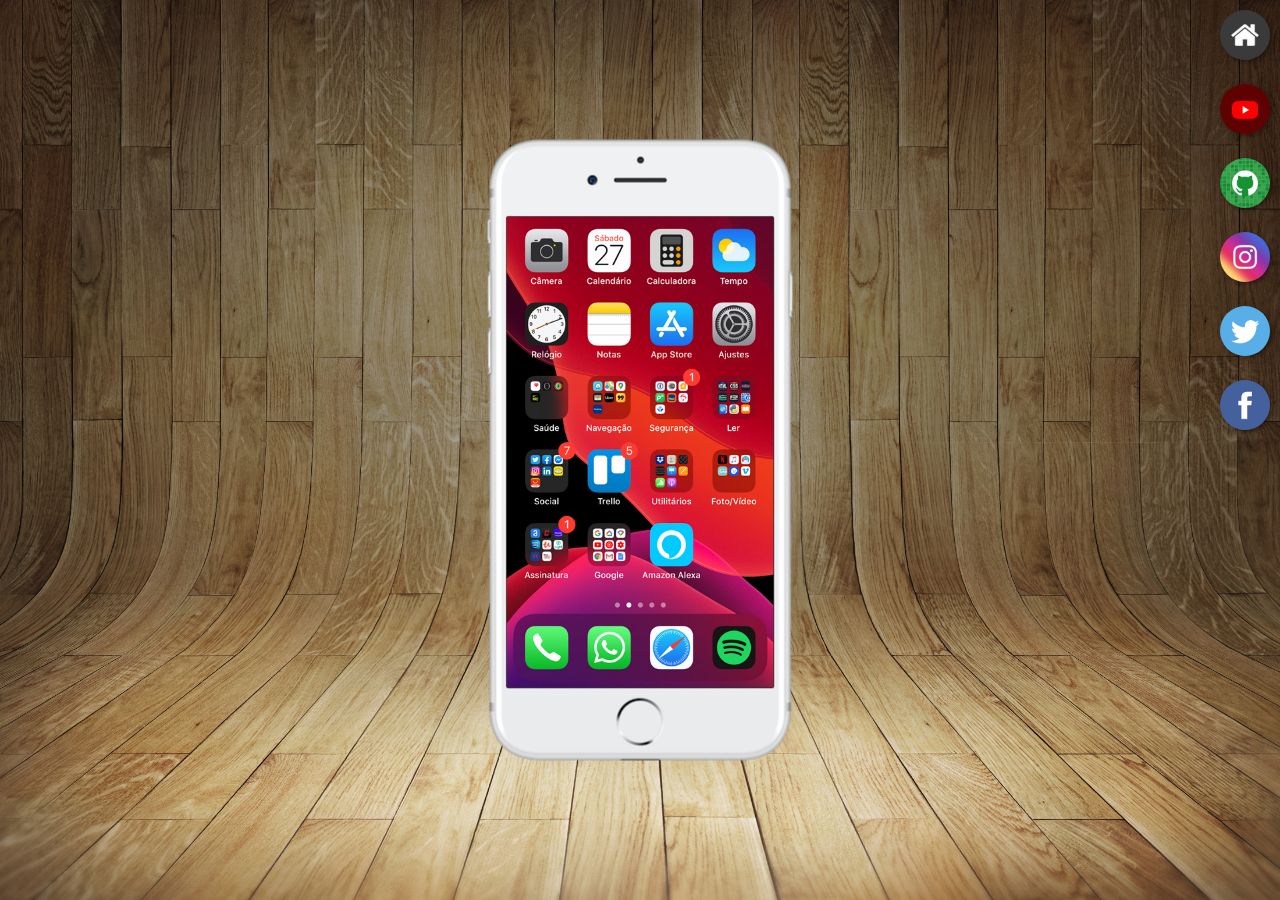
<file: index.html>
<!DOCTYPE html>
<html lang="pt-br">
<head>
    <meta charset="UTF-8">
    <meta http-equiv="X-UA-Compatible" content="IE=edge">
    <meta name="viewport" content="width=device-width, initial-scale=1.0">
    <title>Projeto Redes Sociais</title>
    <link rel="shortcut icon" href="favicon.ico" type="image/x-icon">
    <link rel="stylesheet" href="estilos/style.css">
</head>
<body>
    <main>
        <section id="telefone">
            <iframe src="home.html" name="tela" id="tela" frameborder="0">
                Seu navegador não é compativel com isso.
            </iframe>

        </section>
        <section id="redes-sociais">
            <a href="home.html" target="tela"><img src="imagens/logo-home.jpg" alt="Home"></a><br>
            <a href="youtube.html" target="tela"><img src="imagens/logo-youtube.jpg" alt="Youtube"></a><br>
            <a href="github.html" target="tela"><img src="imagens/logo-github.jpg" alt="GitHub"></a><br>
            <a href="instagram.html" target="tela"><img src="imagens/logo-instagram.jpg" alt="Instagram"></a><br>
            <a href="twitter.html" target="tela"><img src="imagens/logo-twitter.jpg" alt="Twitter"></a><br>
            <a href="facebook.html" target="tela"><img src="imagens/logo-facebook.jpg" alt="Facebook"></a>

        </section>
    </main>
    
</body>
</html>
</file>
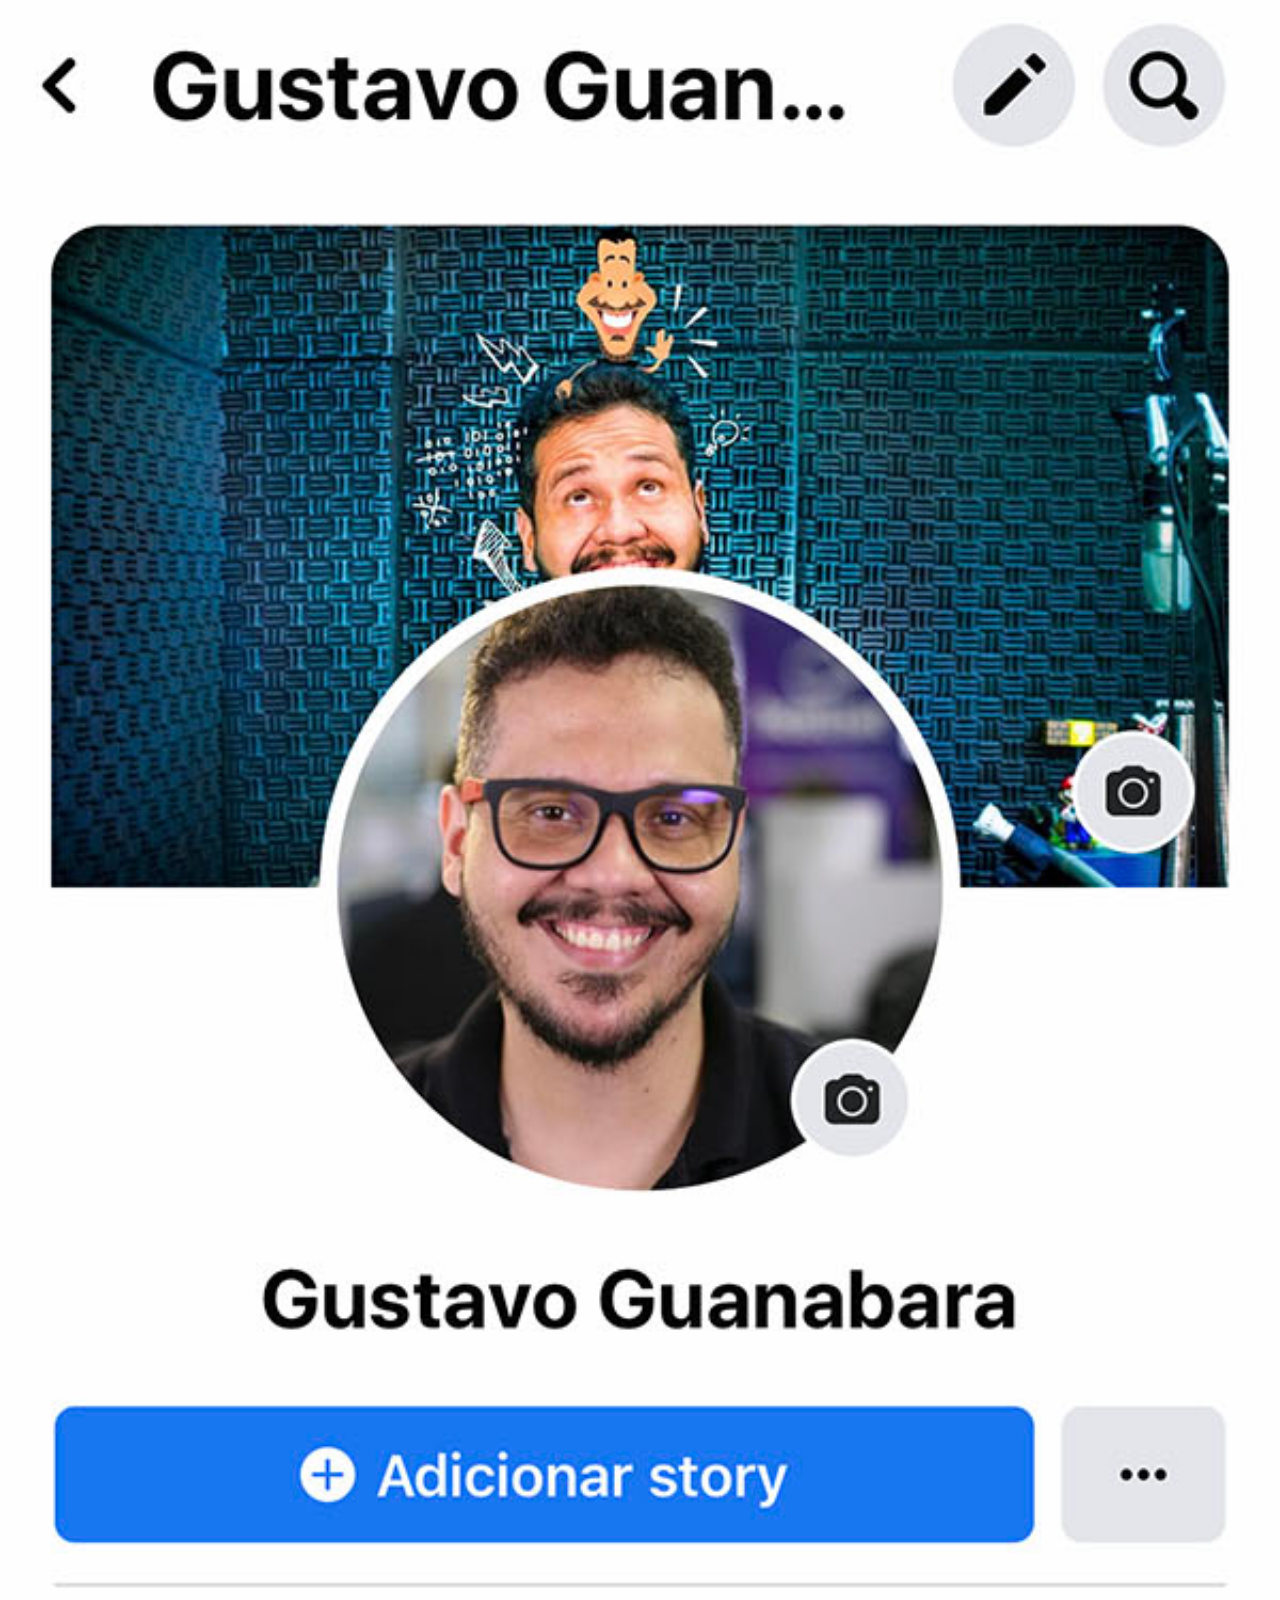
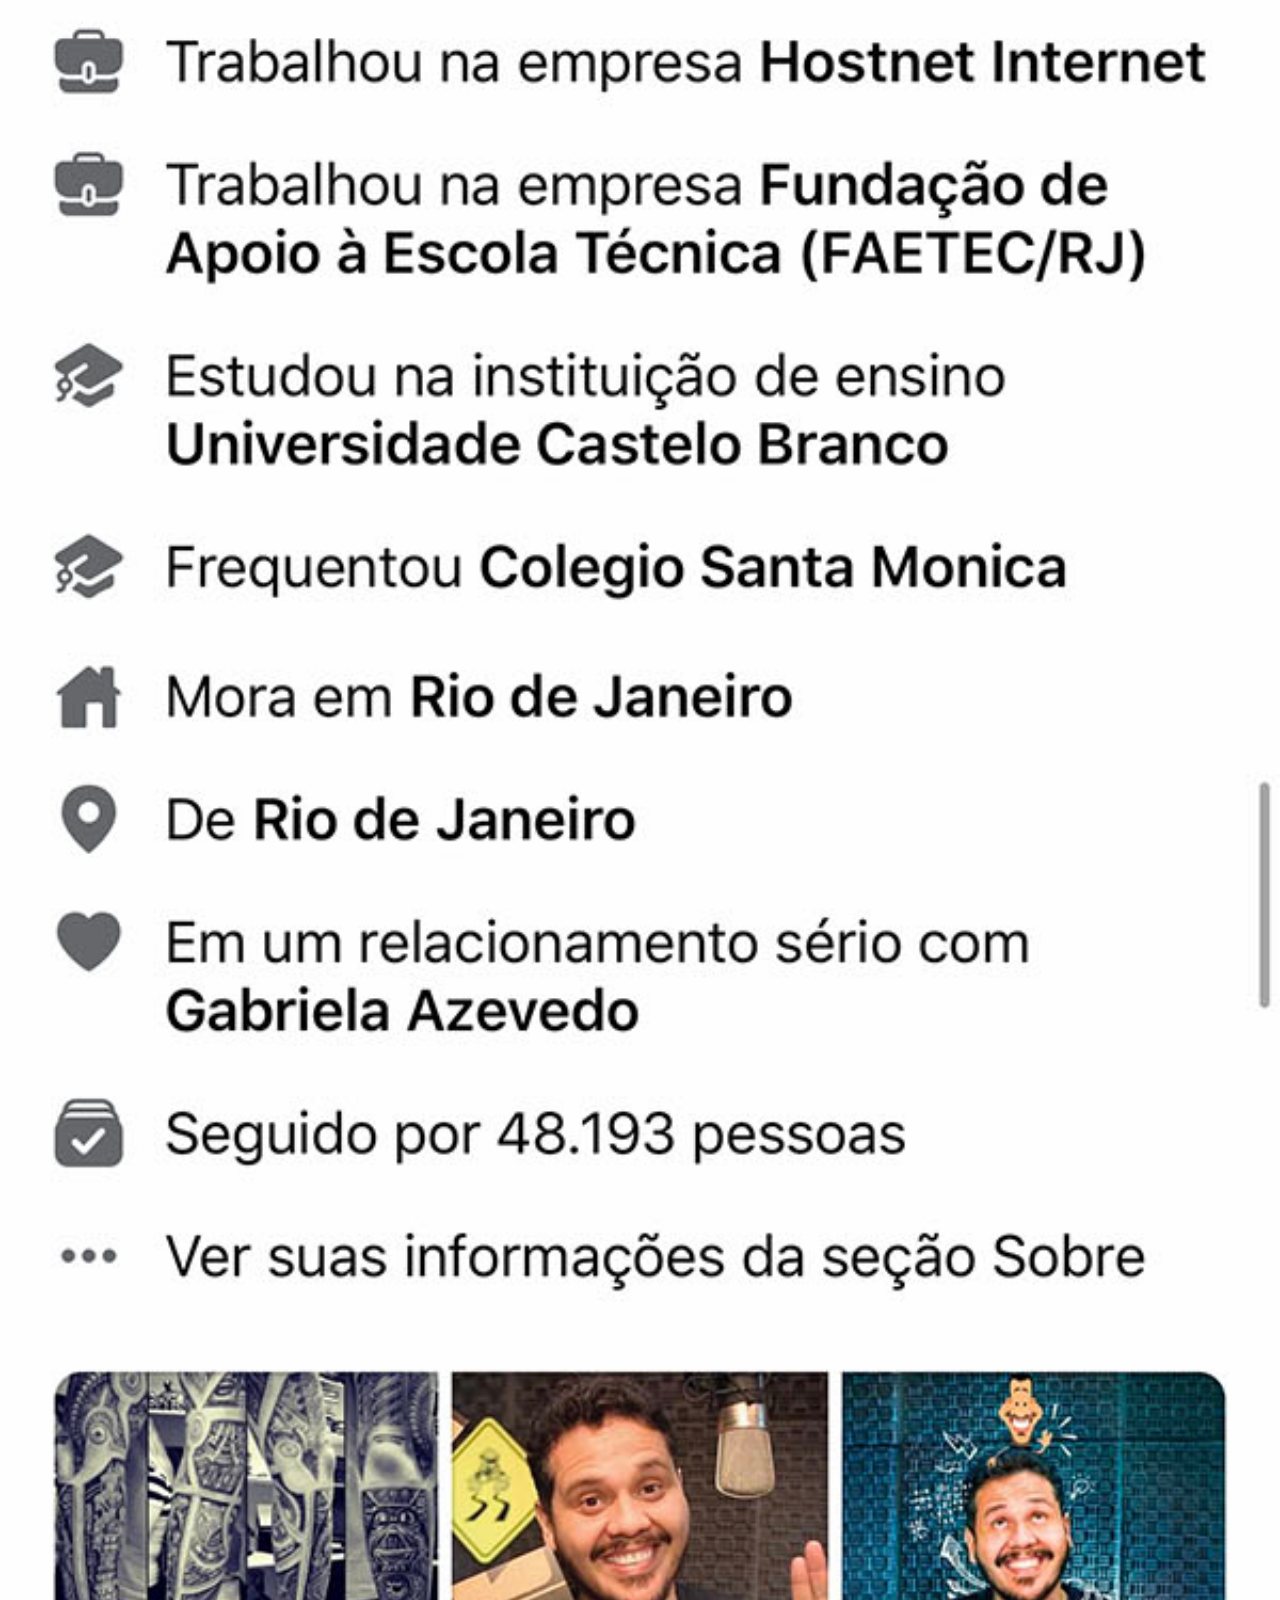
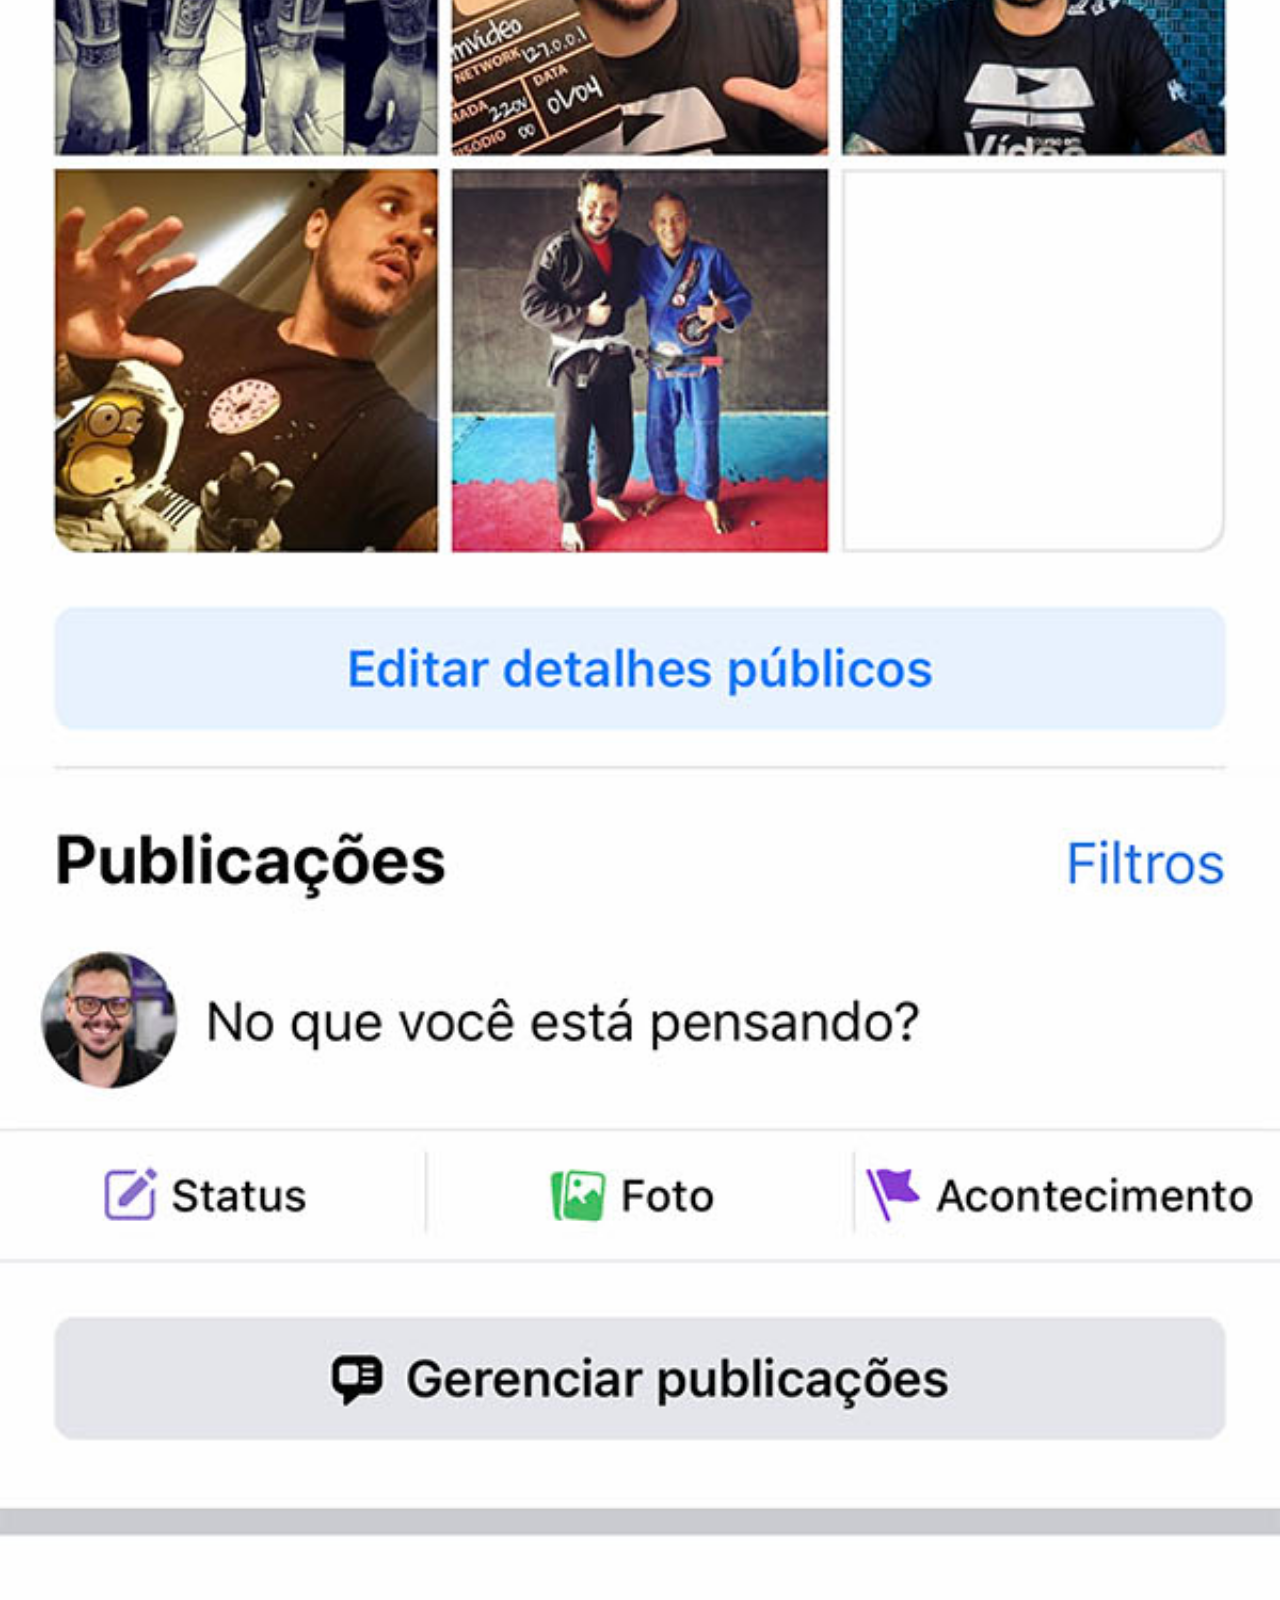
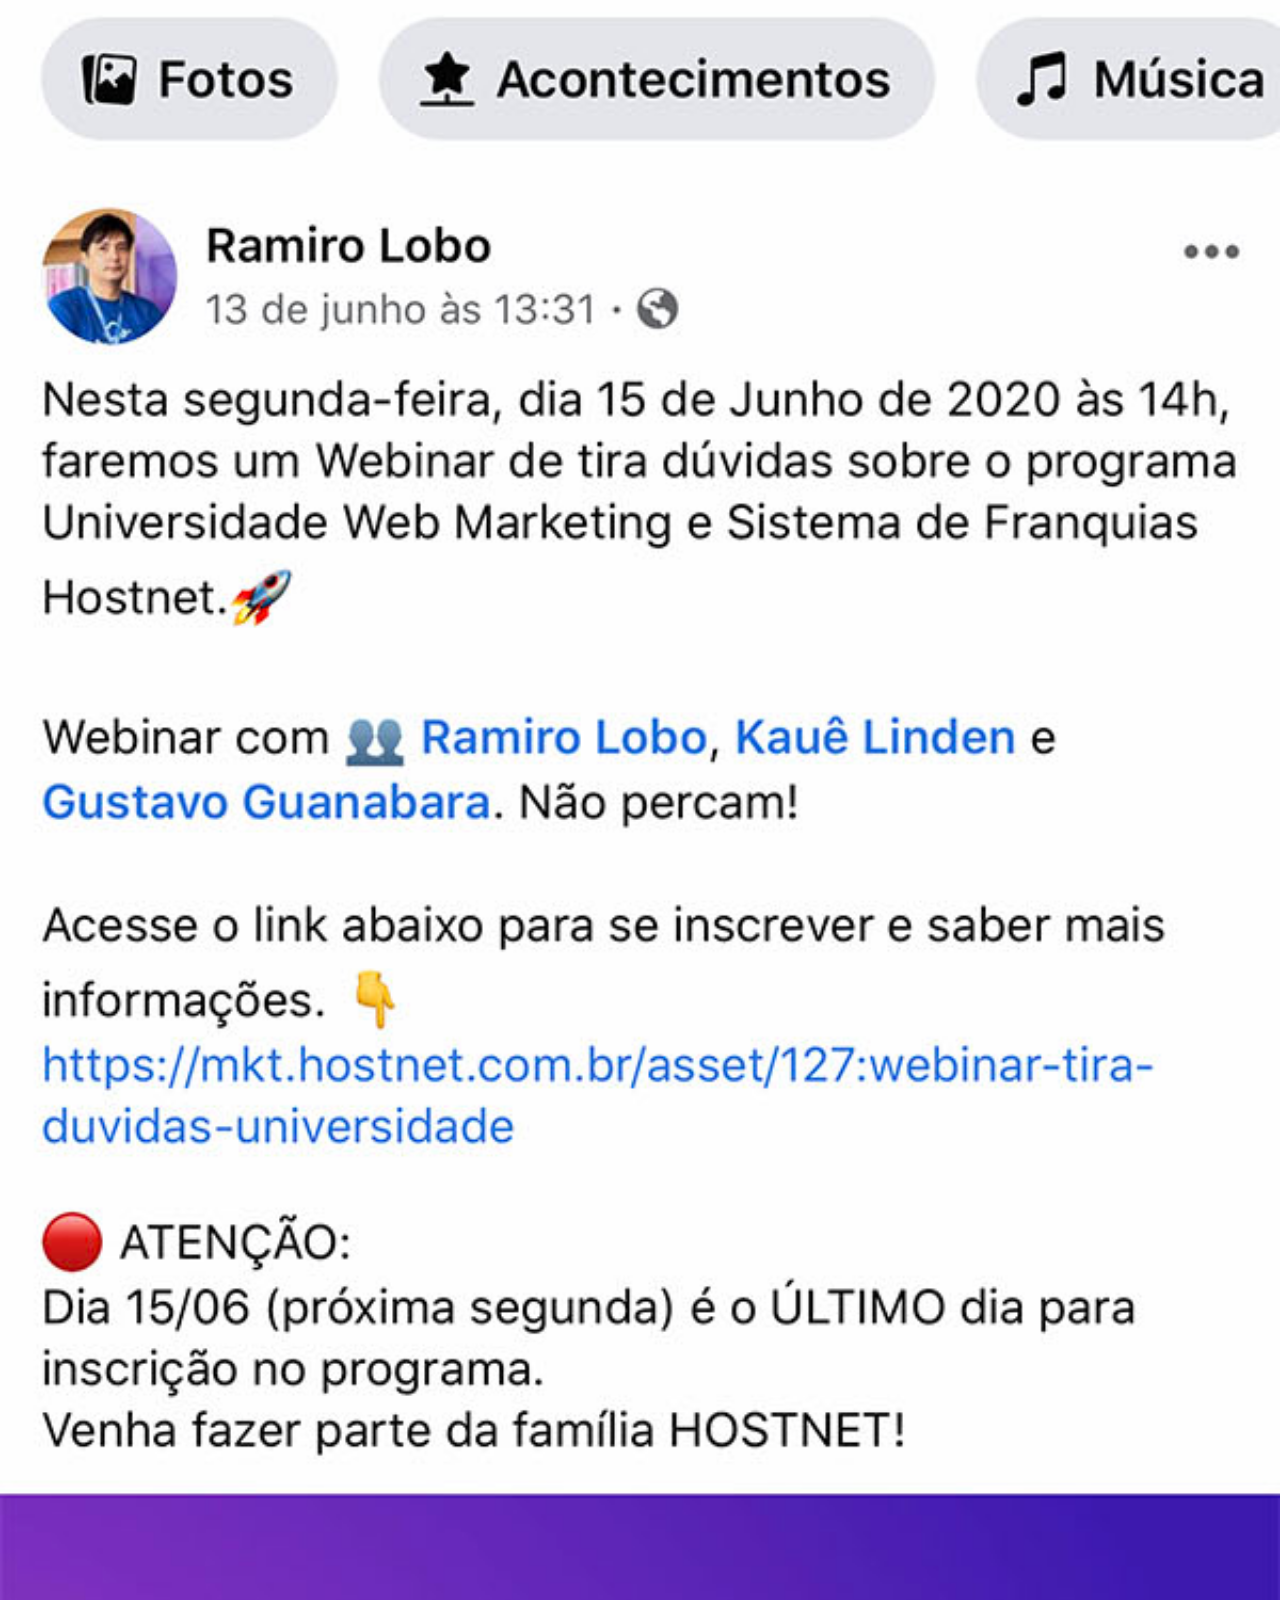
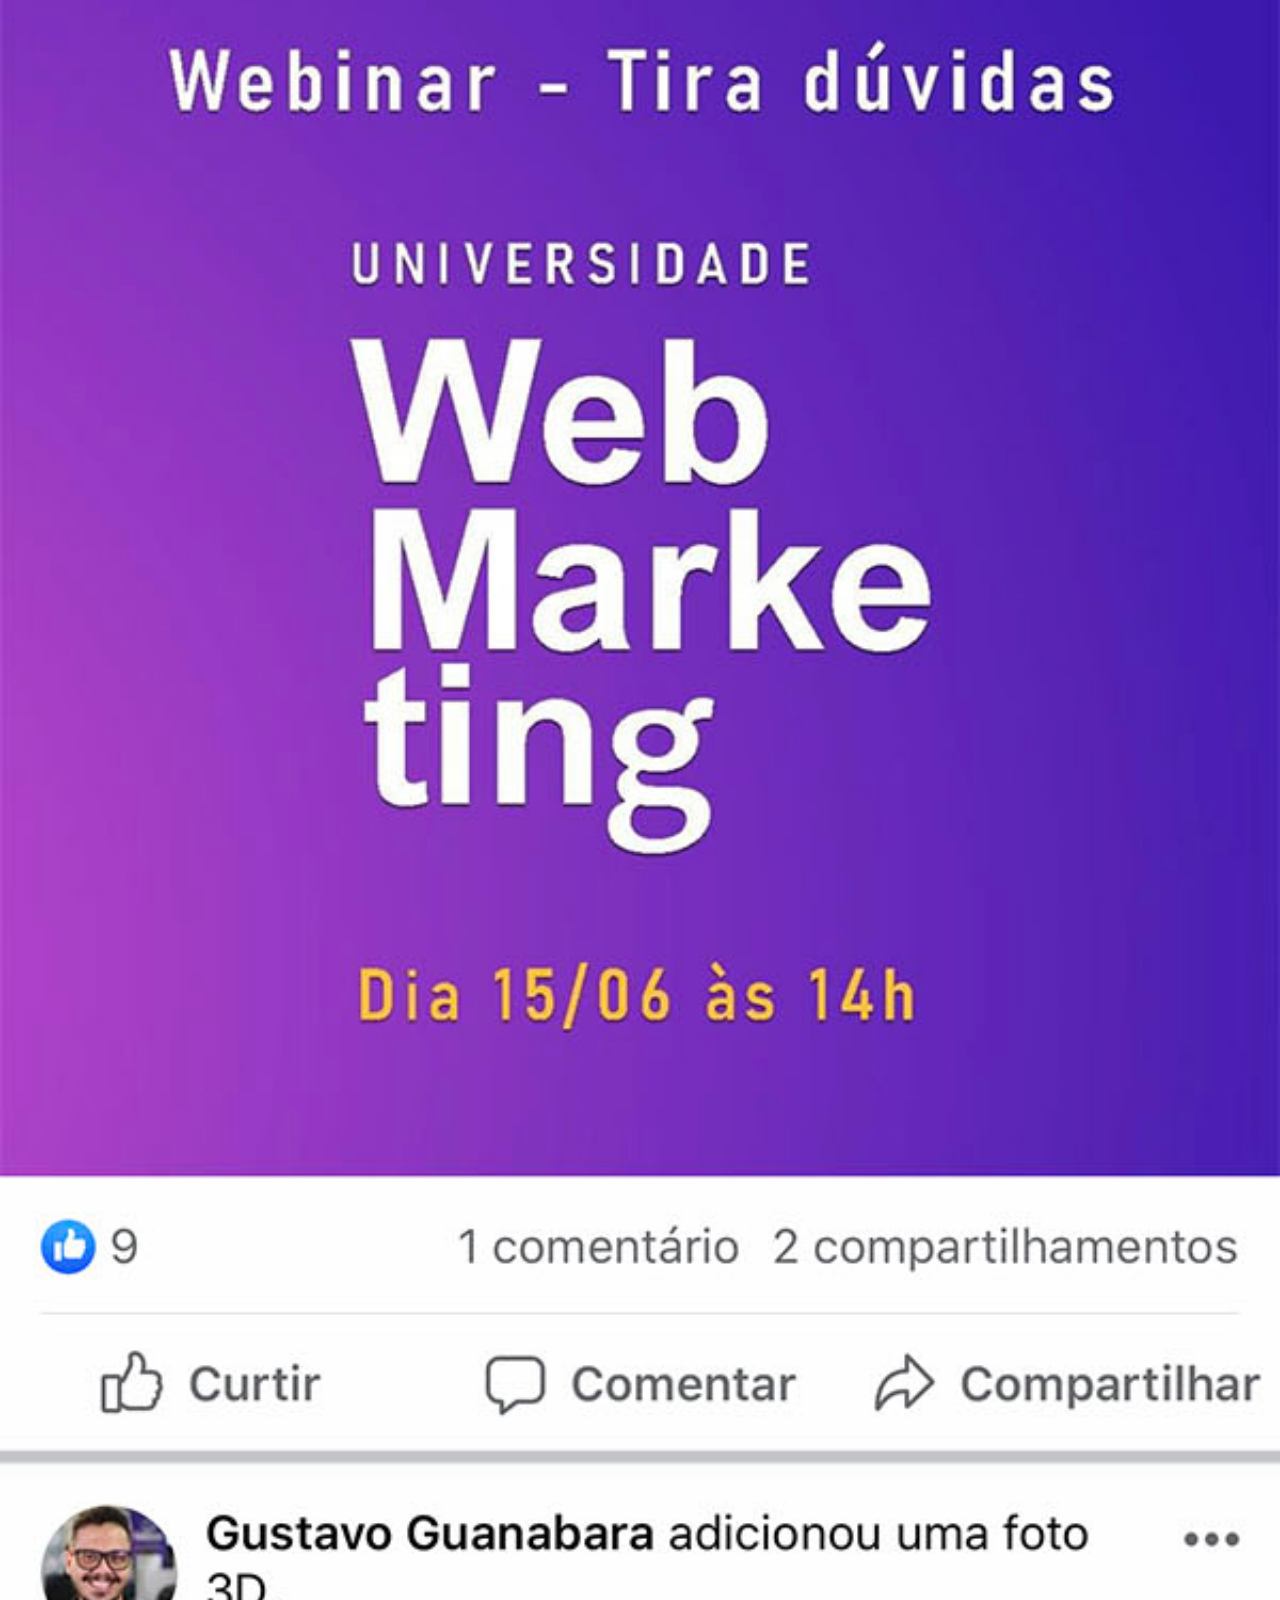
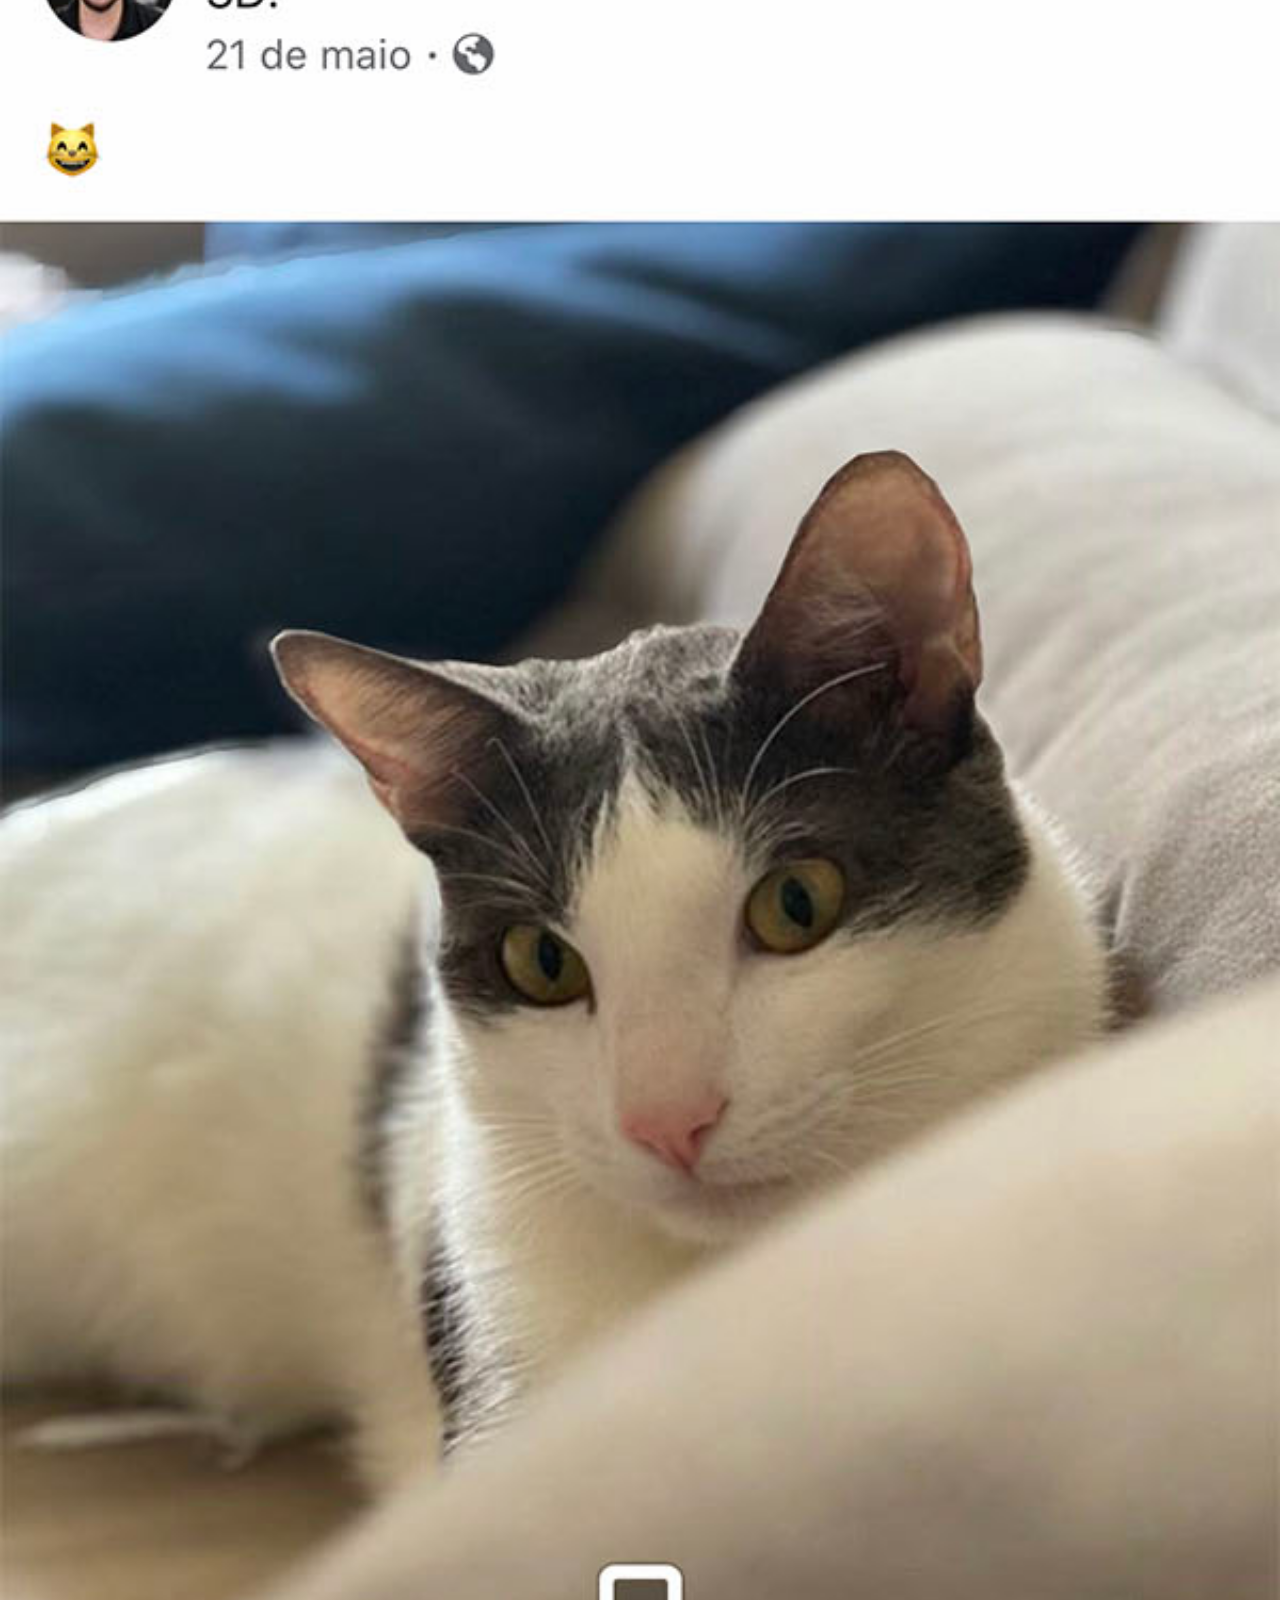
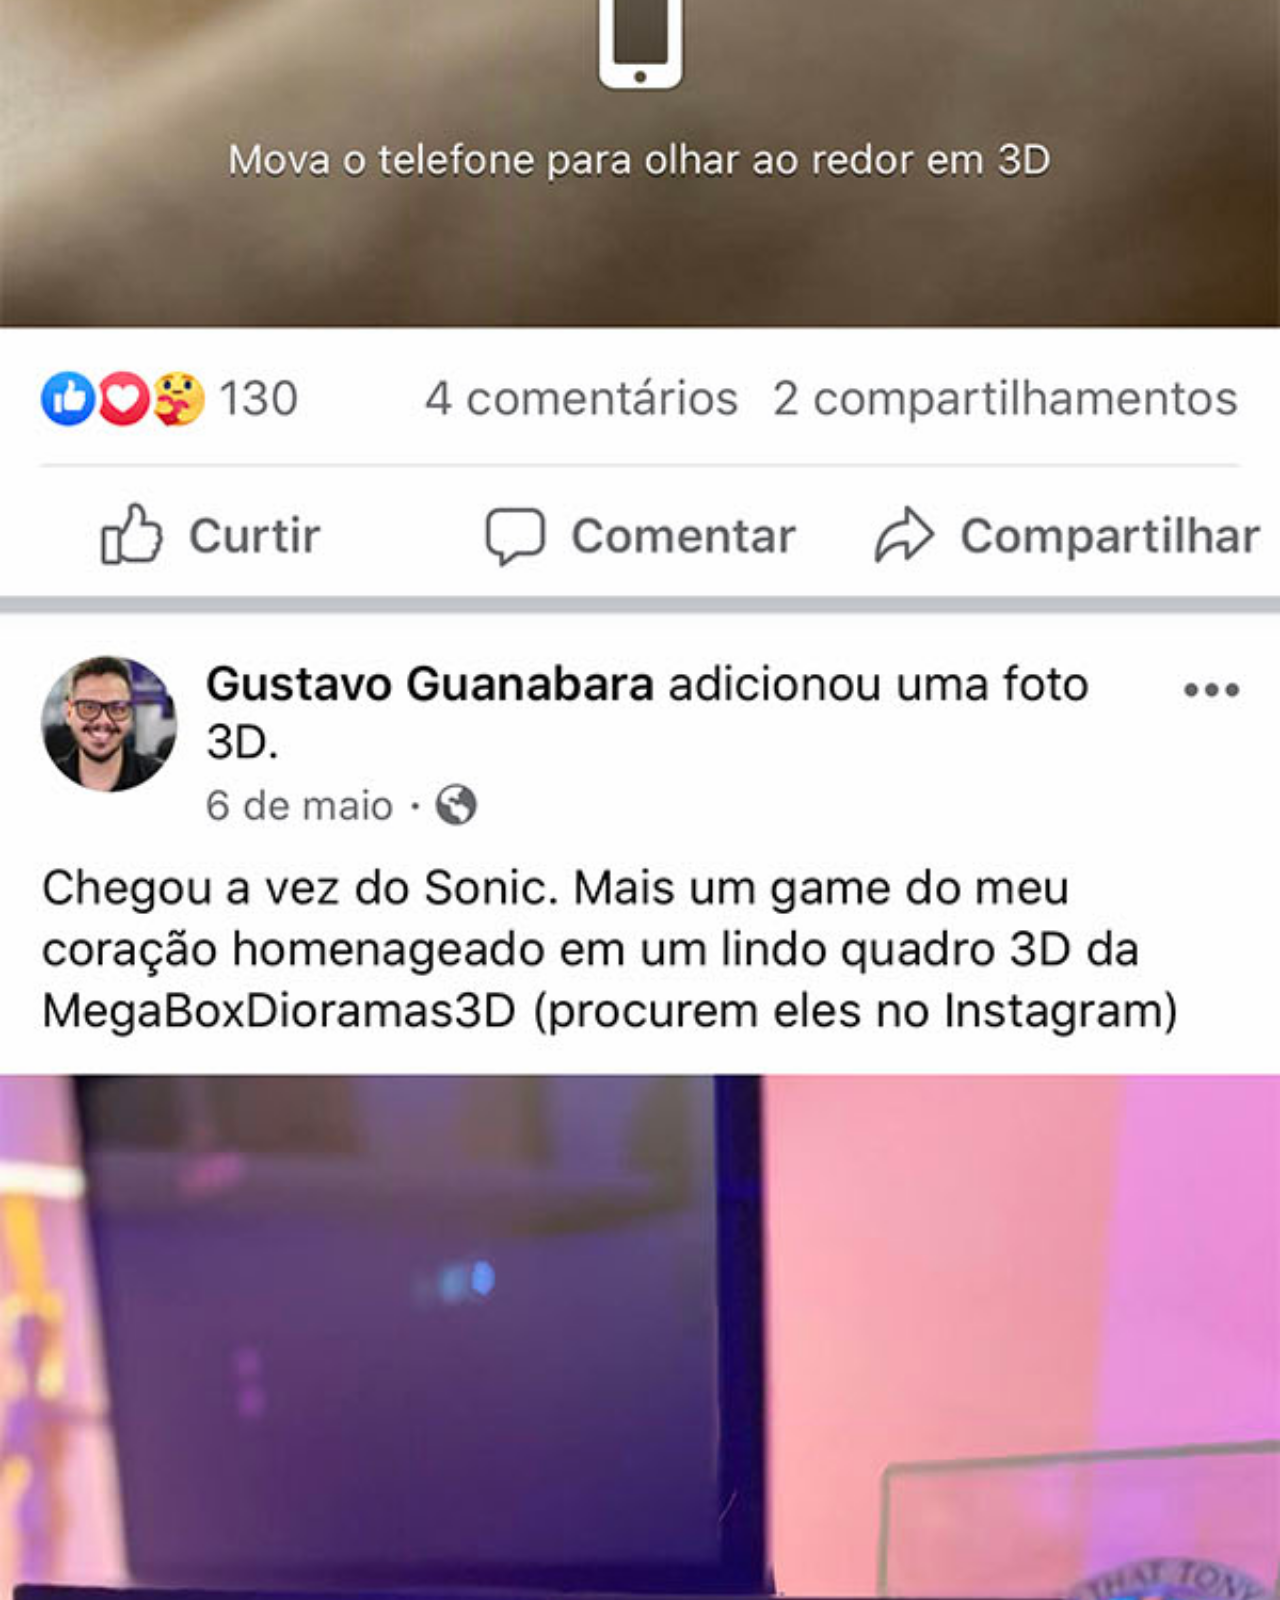
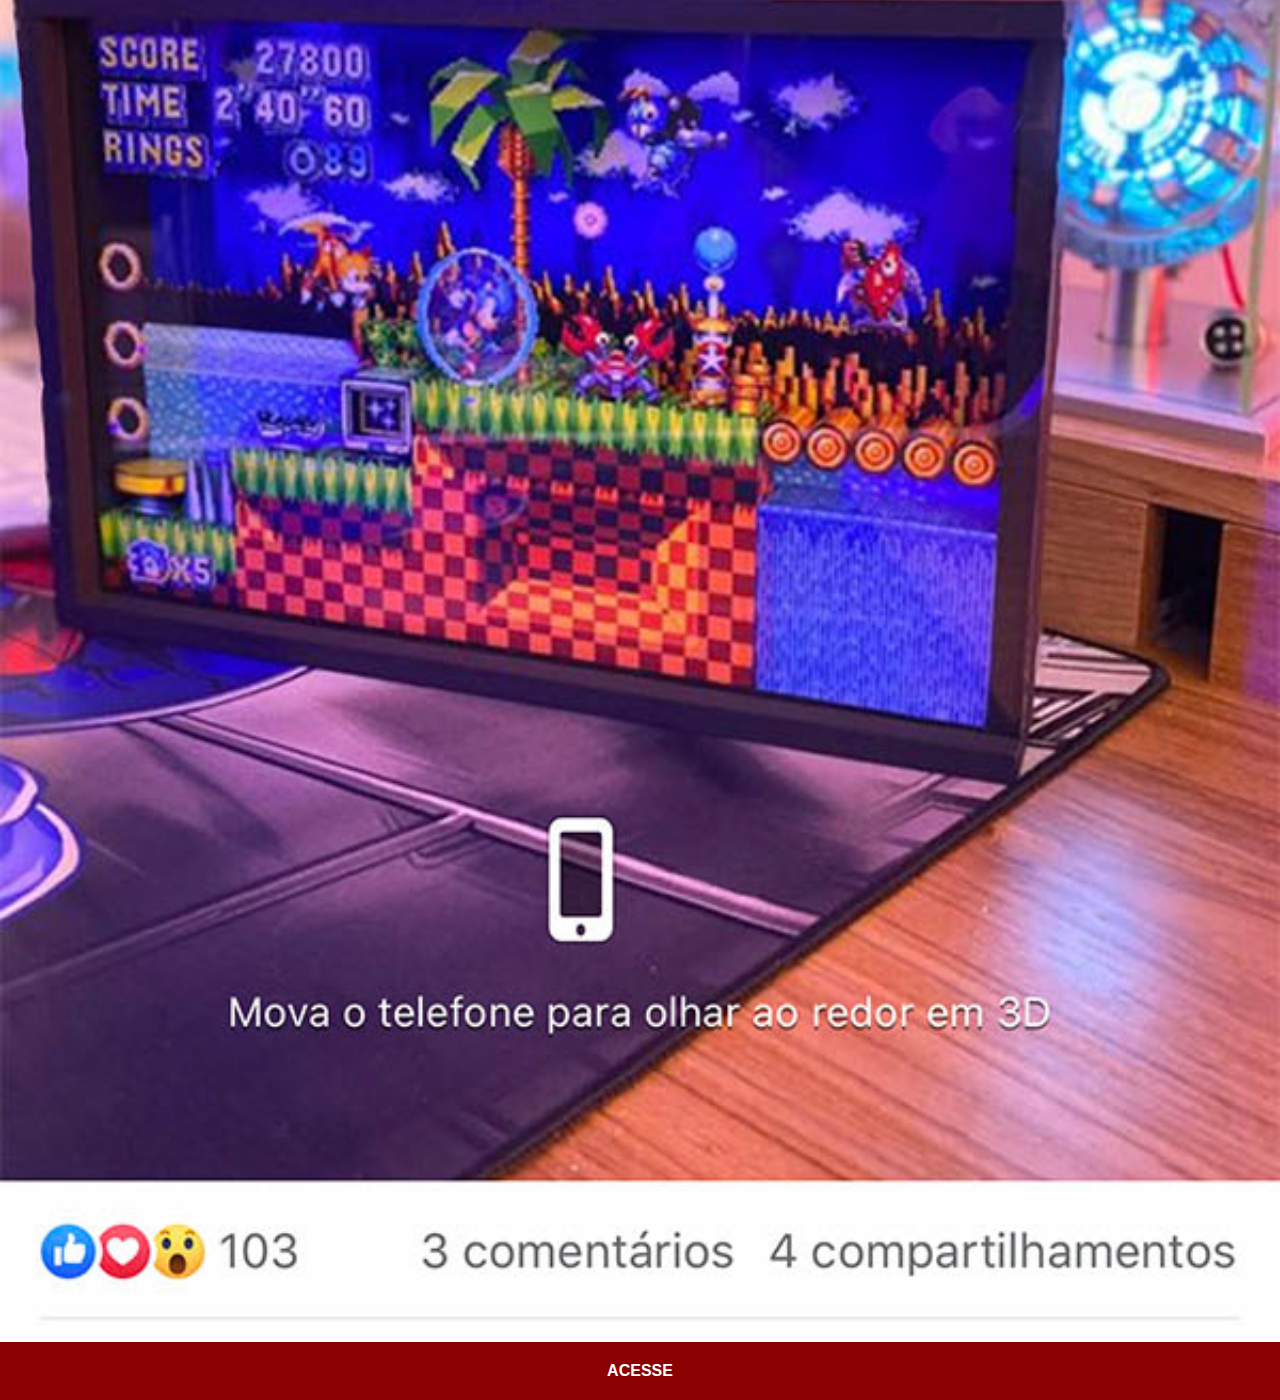
<file: facebook.html>
<!DOCTYPE html>
<html lang="pt-br">
<head>
    <meta charset="UTF-8">
    <meta http-equiv="X-UA-Compatible" content="IE=edge">
    <meta name="viewport" content="width=device-width, initial-scale=1.0">
    <title>Facebook</title>
    <link rel="stylesheet" href="estilos/social.css">
</head>
<body>
    <img src="imagens/tela-facebook.jpg" alt="Facebook">
    <a href="#">ACESSE</a>
    
</body>
</html>
</file>
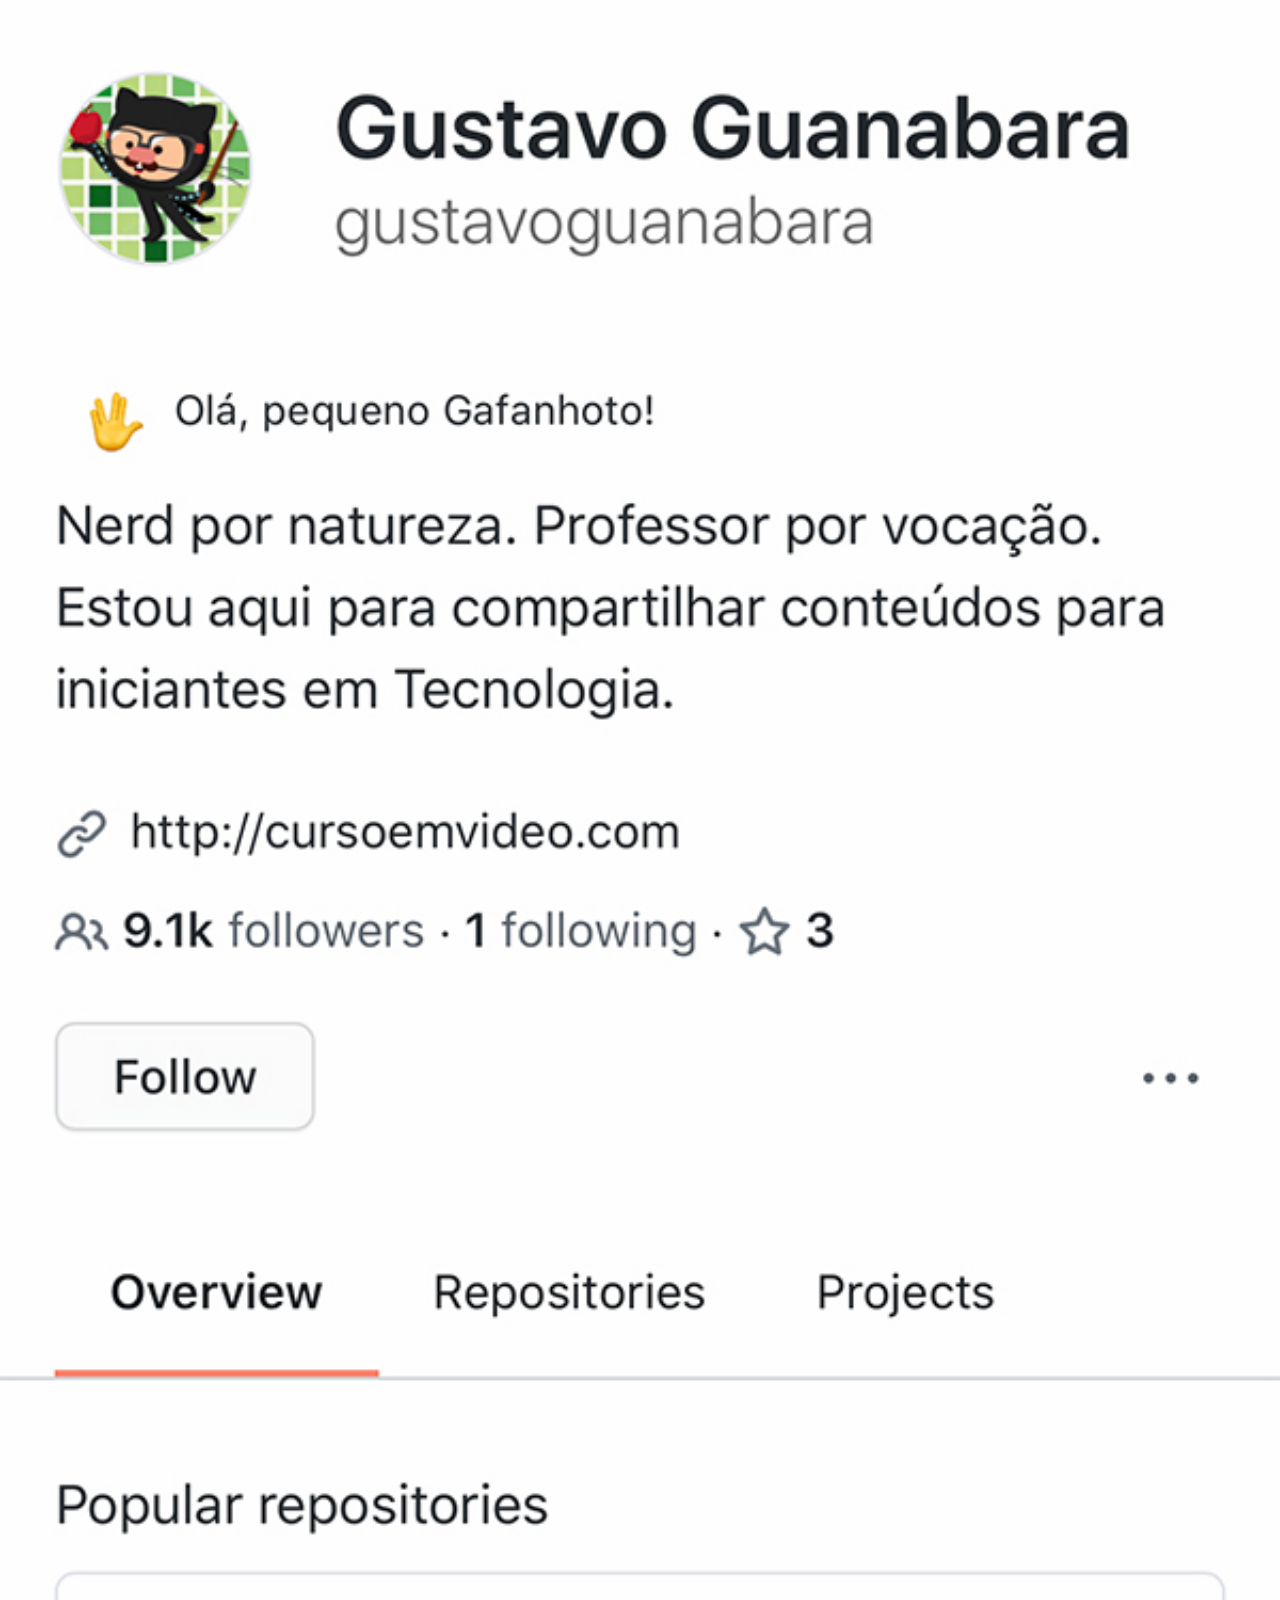
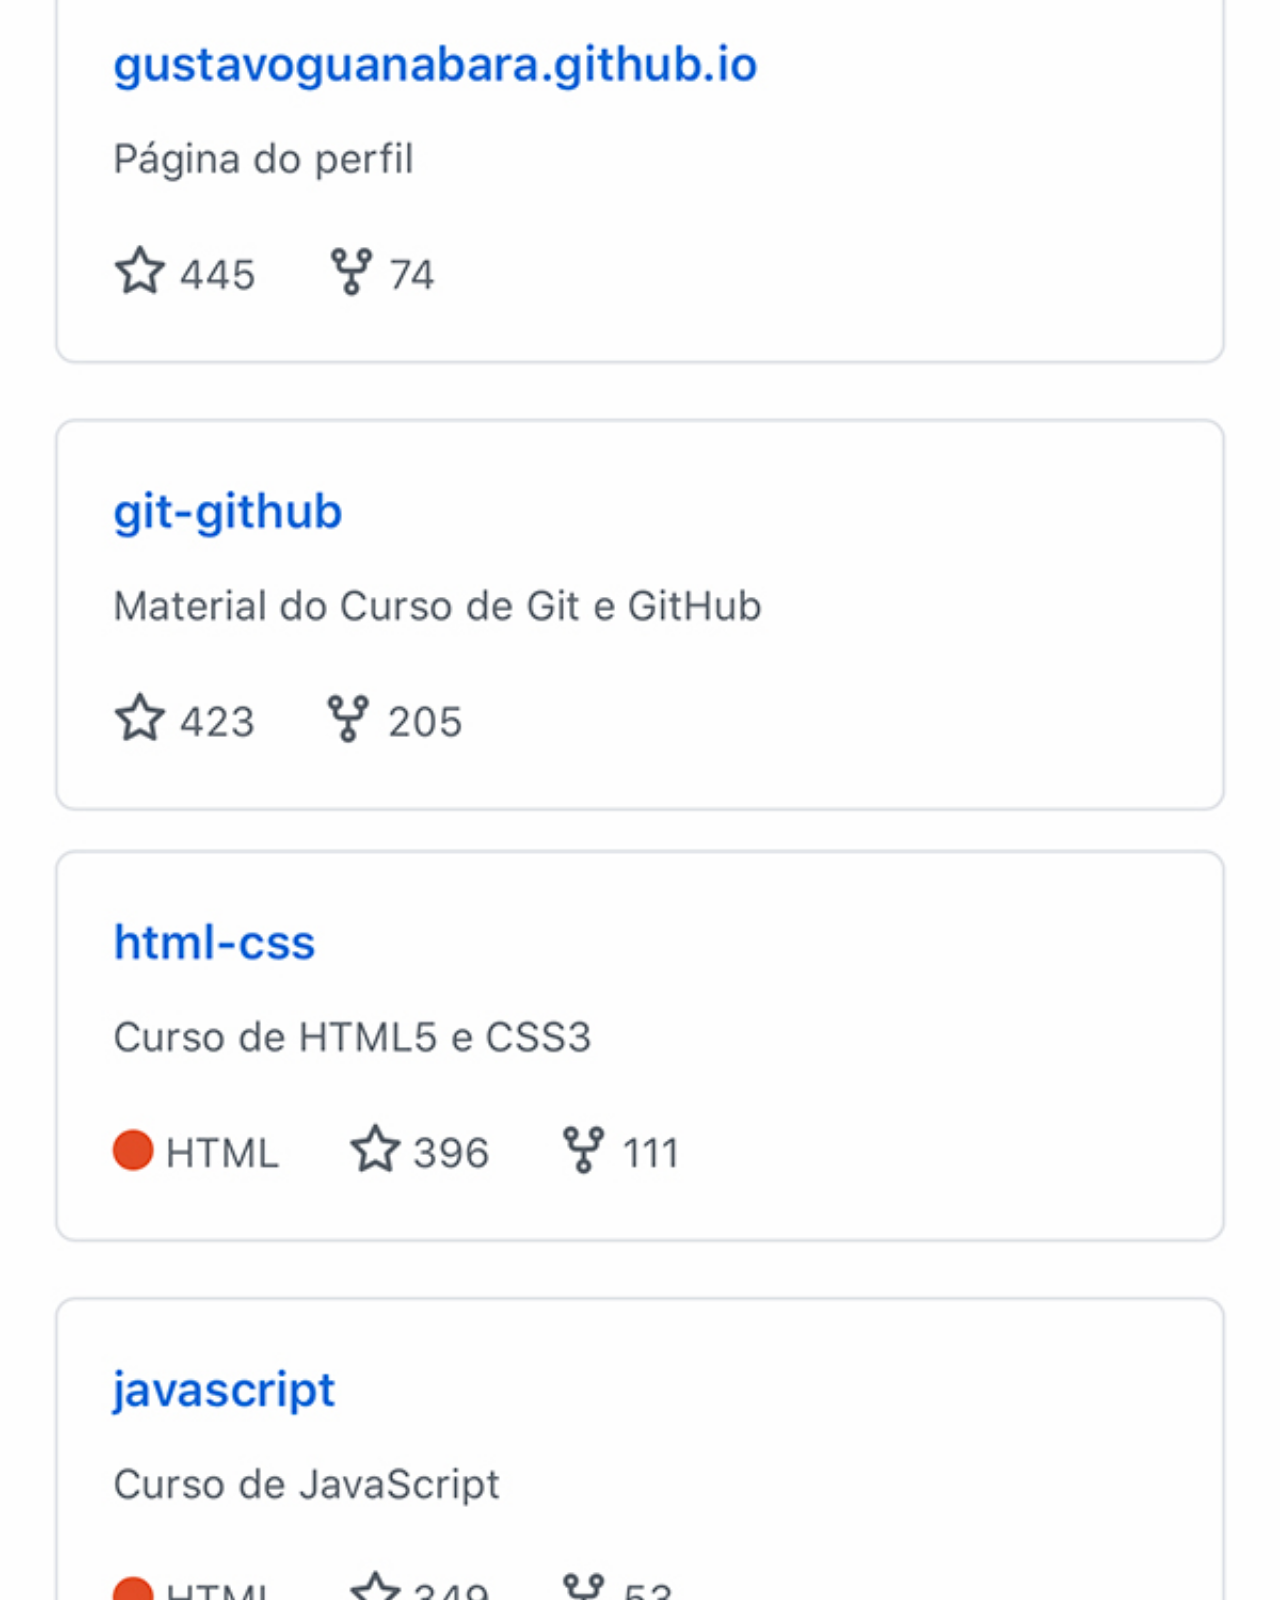
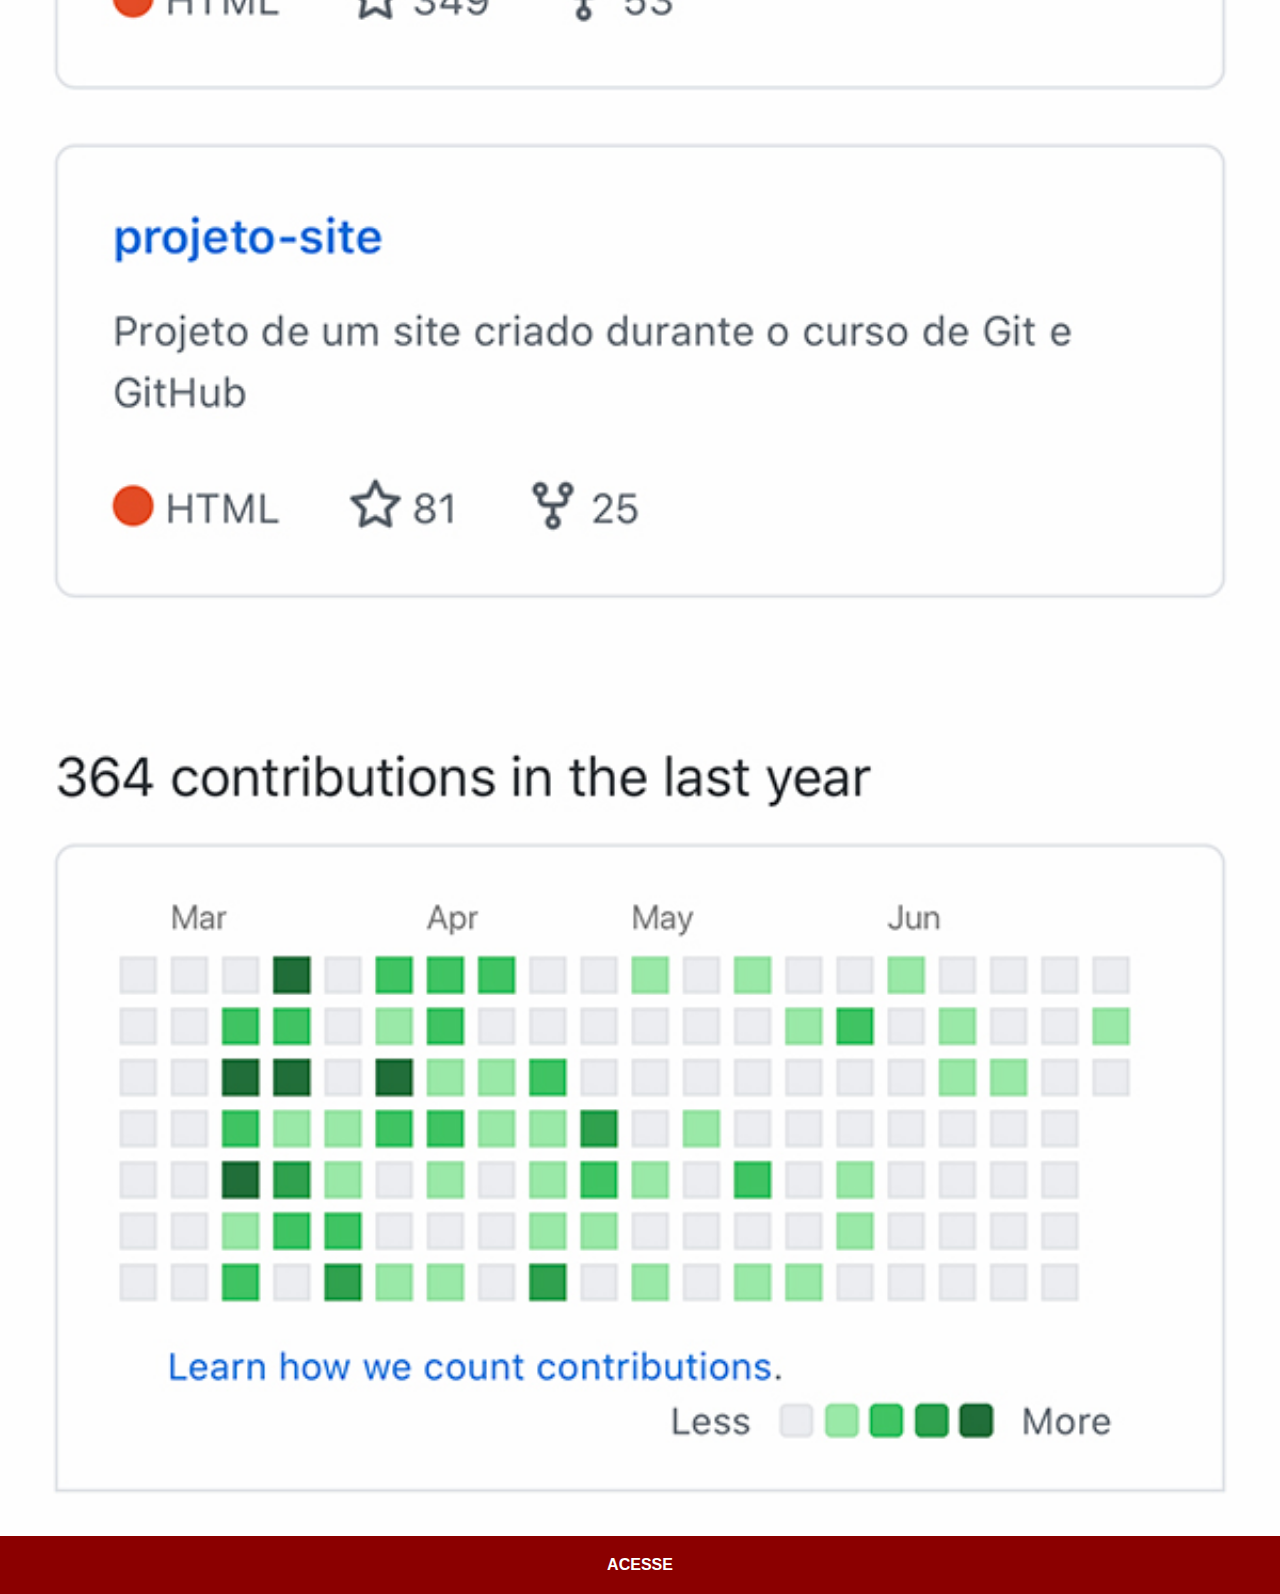
<file: github.html>
<!DOCTYPE html>
<html lang="pt-br">
<head>
    <meta charset="UTF-8">
    <meta http-equiv="X-UA-Compatible" content="IE=edge">
    <meta name="viewport" content="width=device-width, initial-scale=1.0">
    <title>Git Hub</title>
    <link rel="stylesheet" href="estilos/social.css">
</head>
<body>
    <img src="imagens/tela-github.jpg" alt="Git Hub">
    <a href="https://gustavoguanabara.github.io/" target="_blank">ACESSE</a>
    
</body>
</html>
</file>
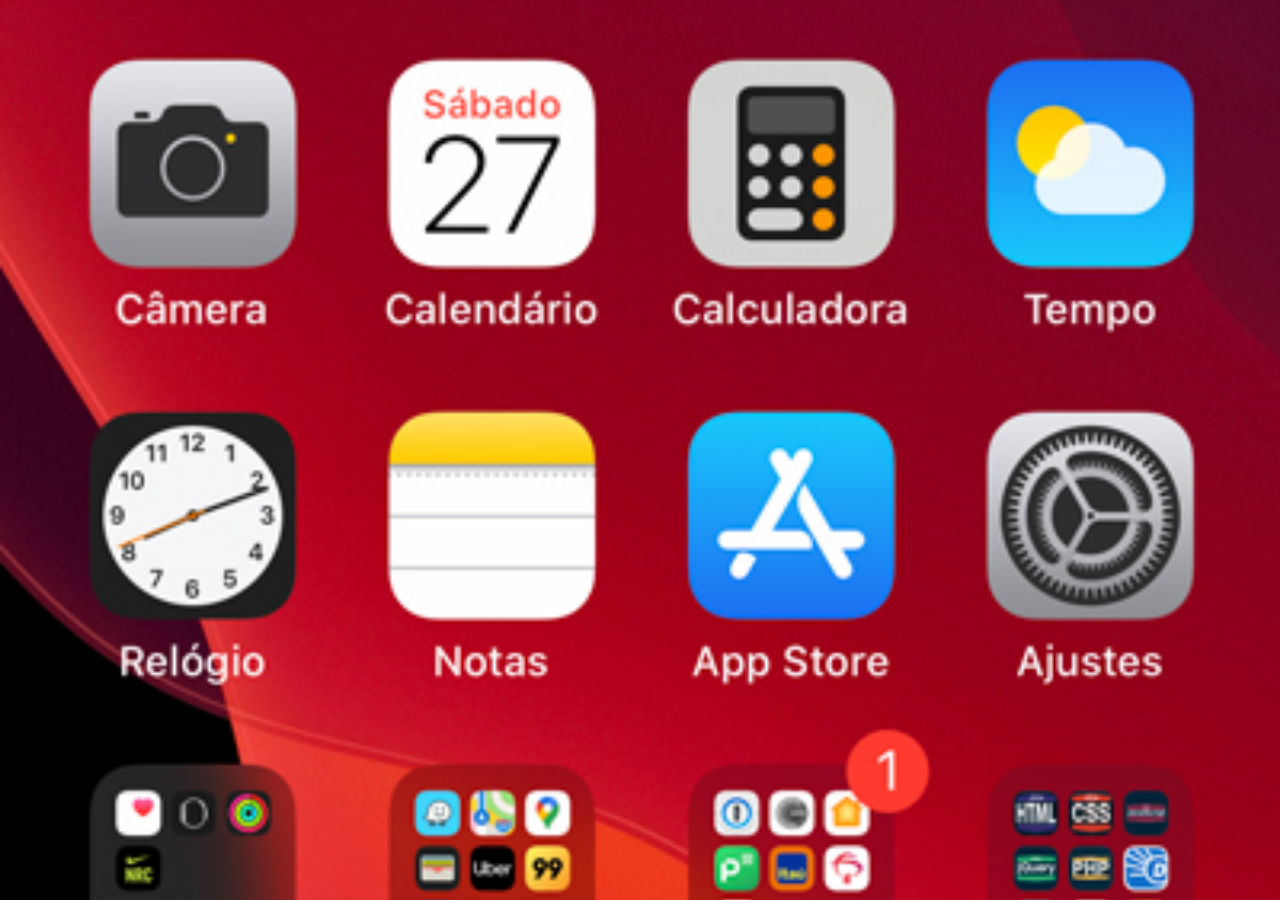
<file: home.html>
<!DOCTYPE html>
<html lang="pt-br">
<head>
    <meta charset="UTF-8">
    <meta http-equiv="X-UA-Compatible" content="IE=edge">
    <meta name="viewport" content="width=device-width, initial-scale=1.0">
    <title>Home</title>
    <style>
        * {
            margin: 0px;
            padding: 0px;
        }
    
        body {
            width: 100vw;
            height: 100vh;
            background: black url(imagens/tela-home.jpg) no-repeat top center;
            background-size: cover;
    
        }
    </style>
</head>

<body>
    
</body>
</html>
</file>
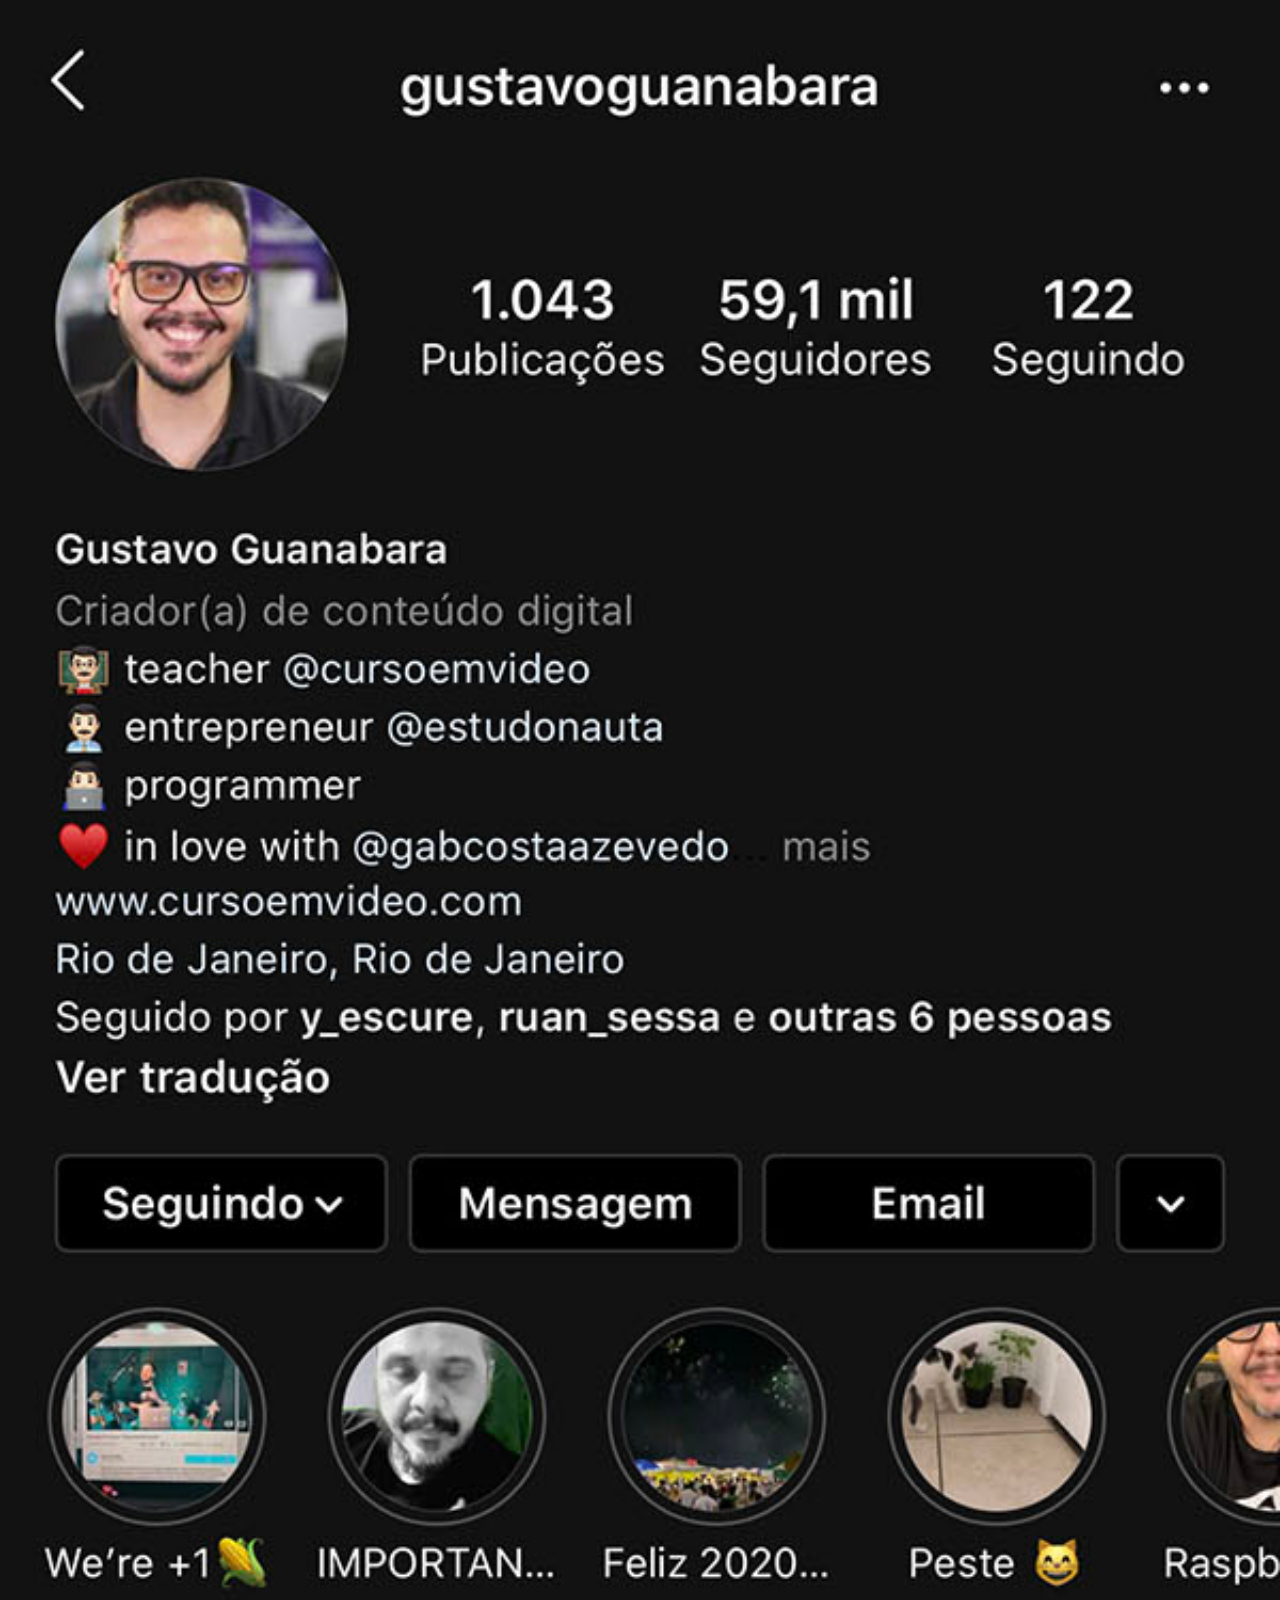
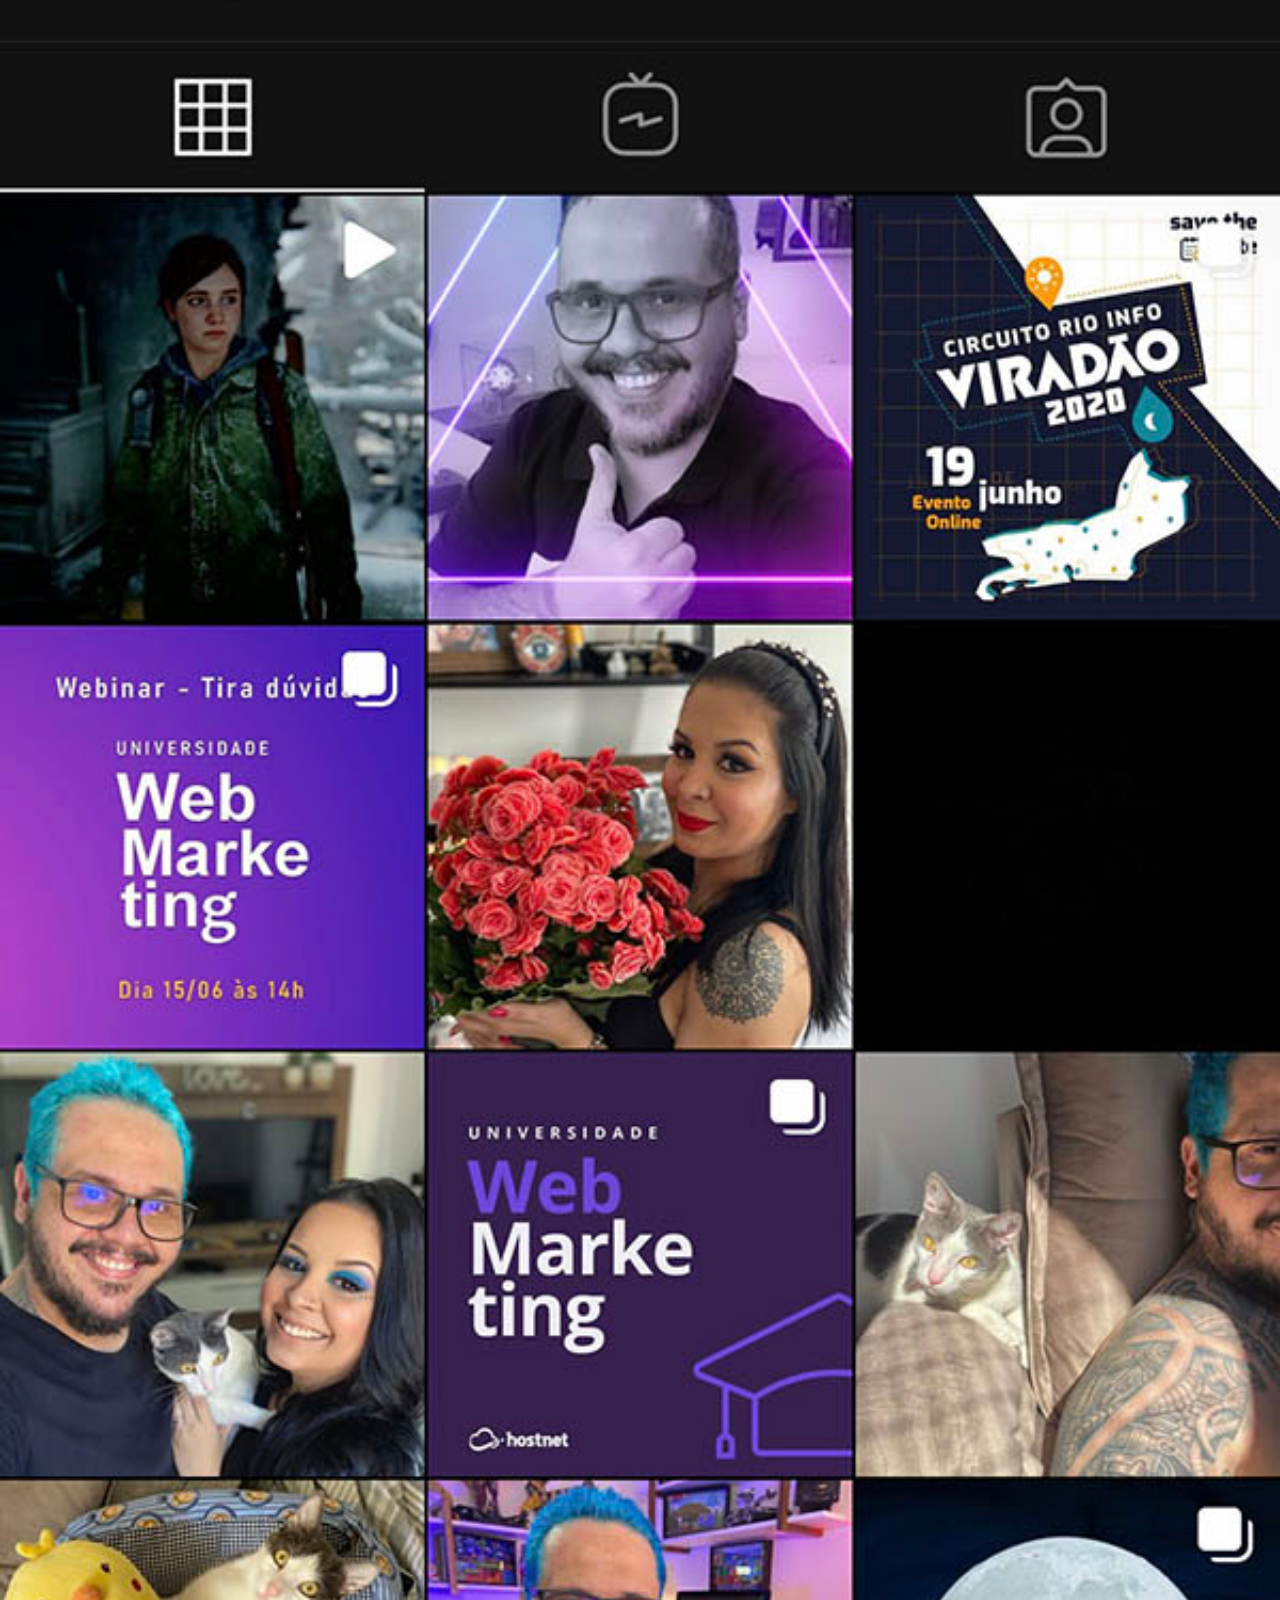
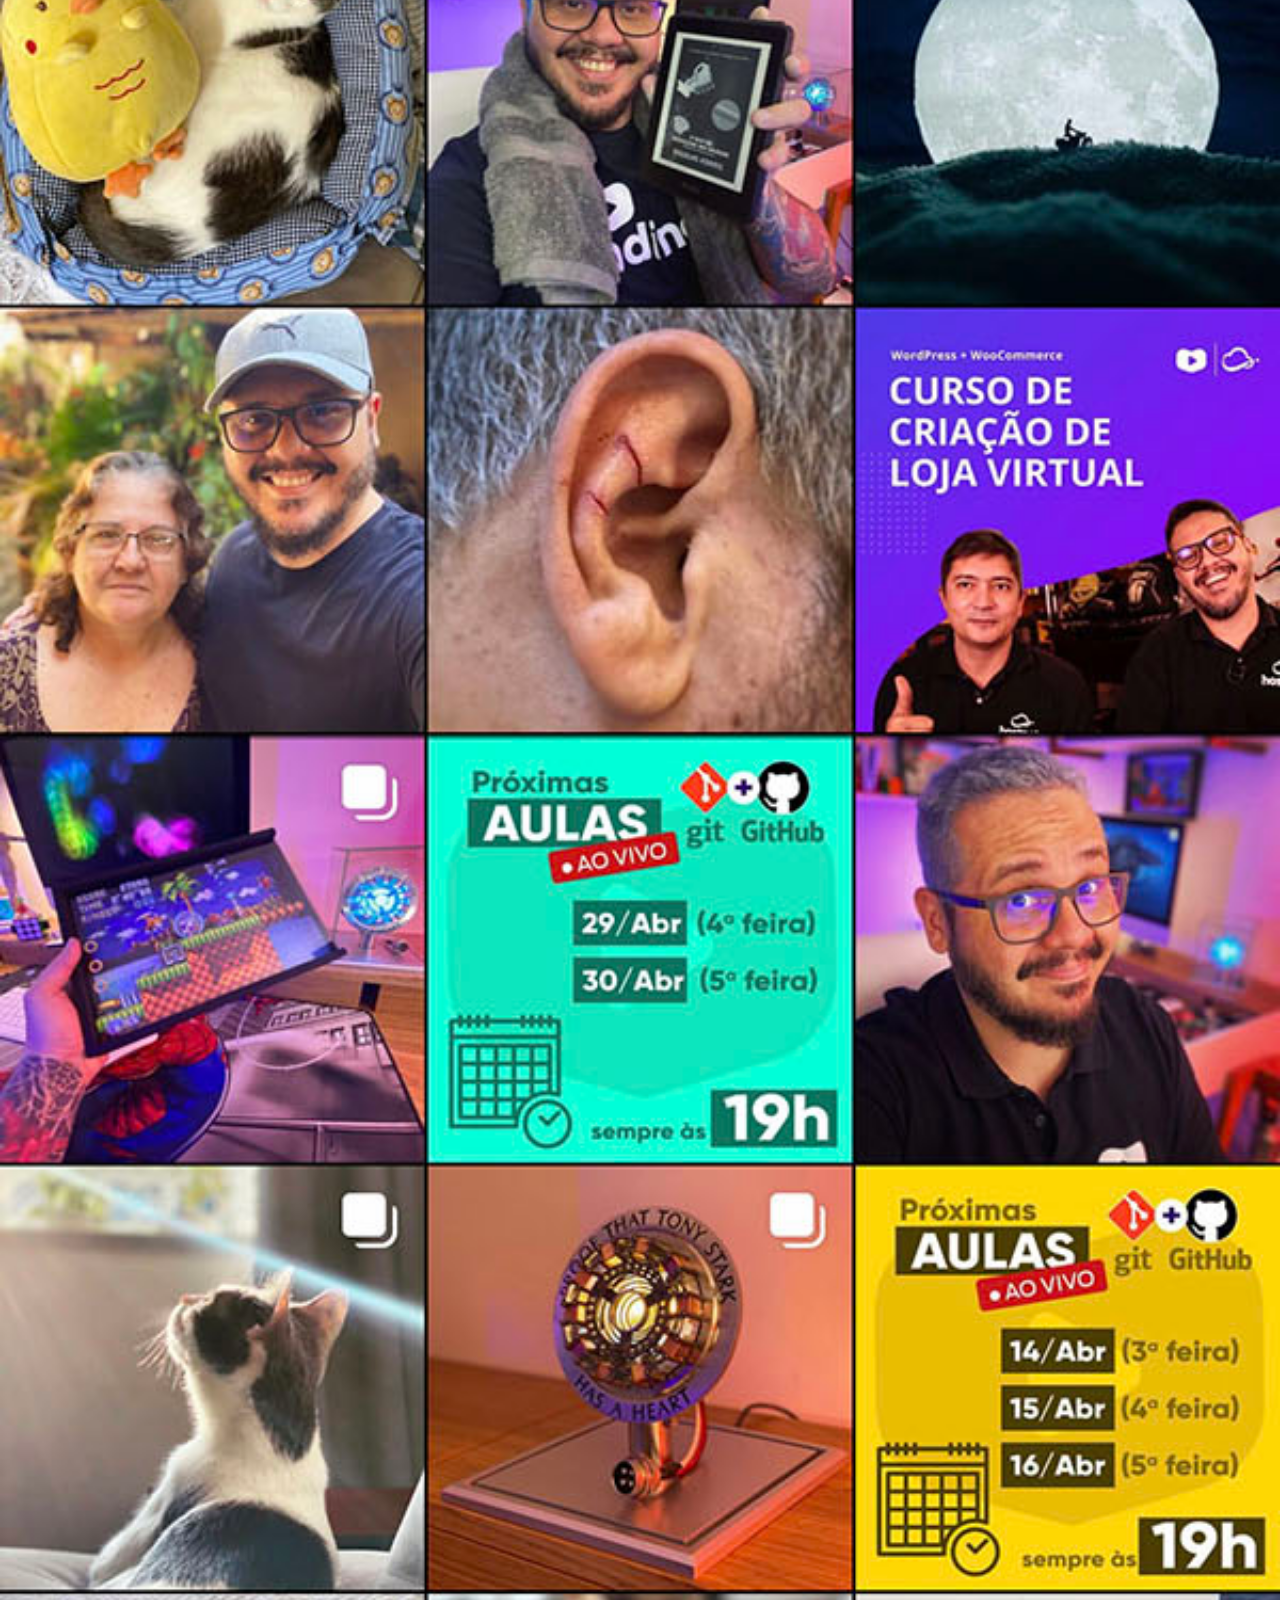
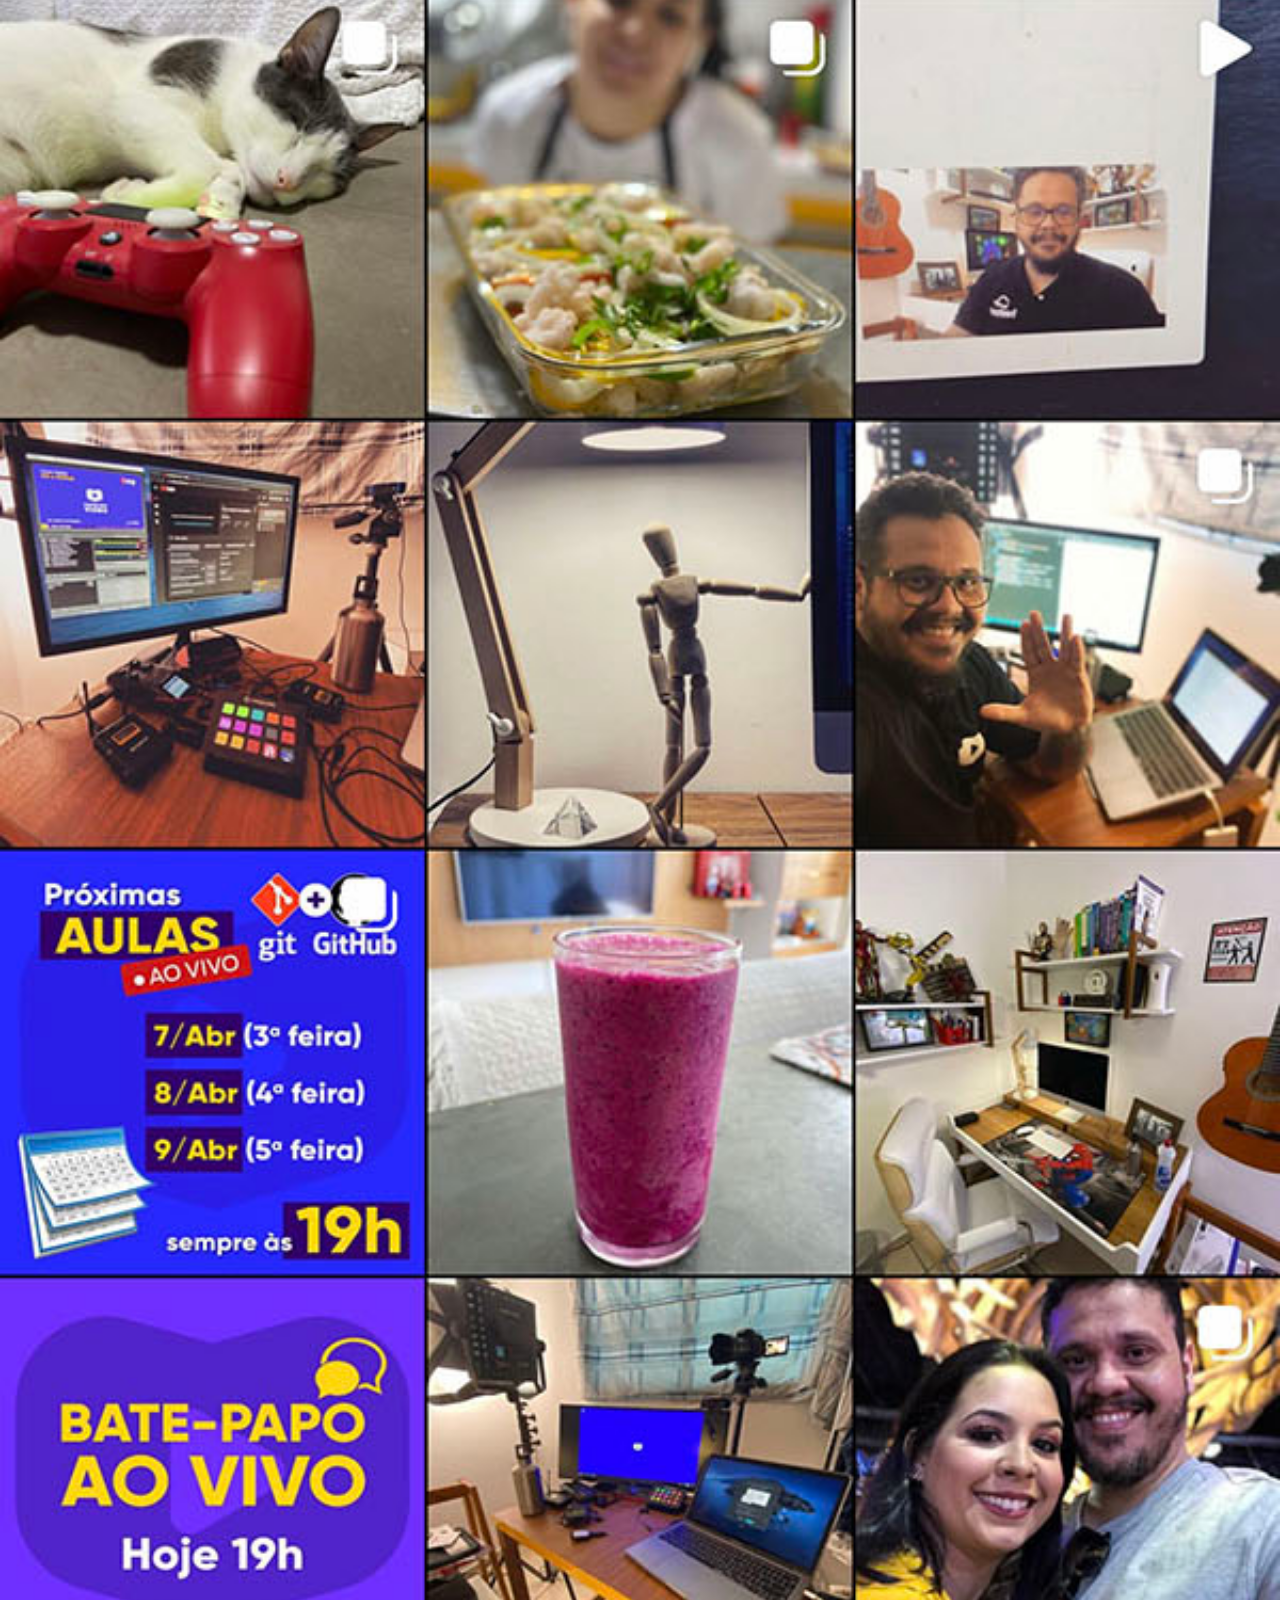
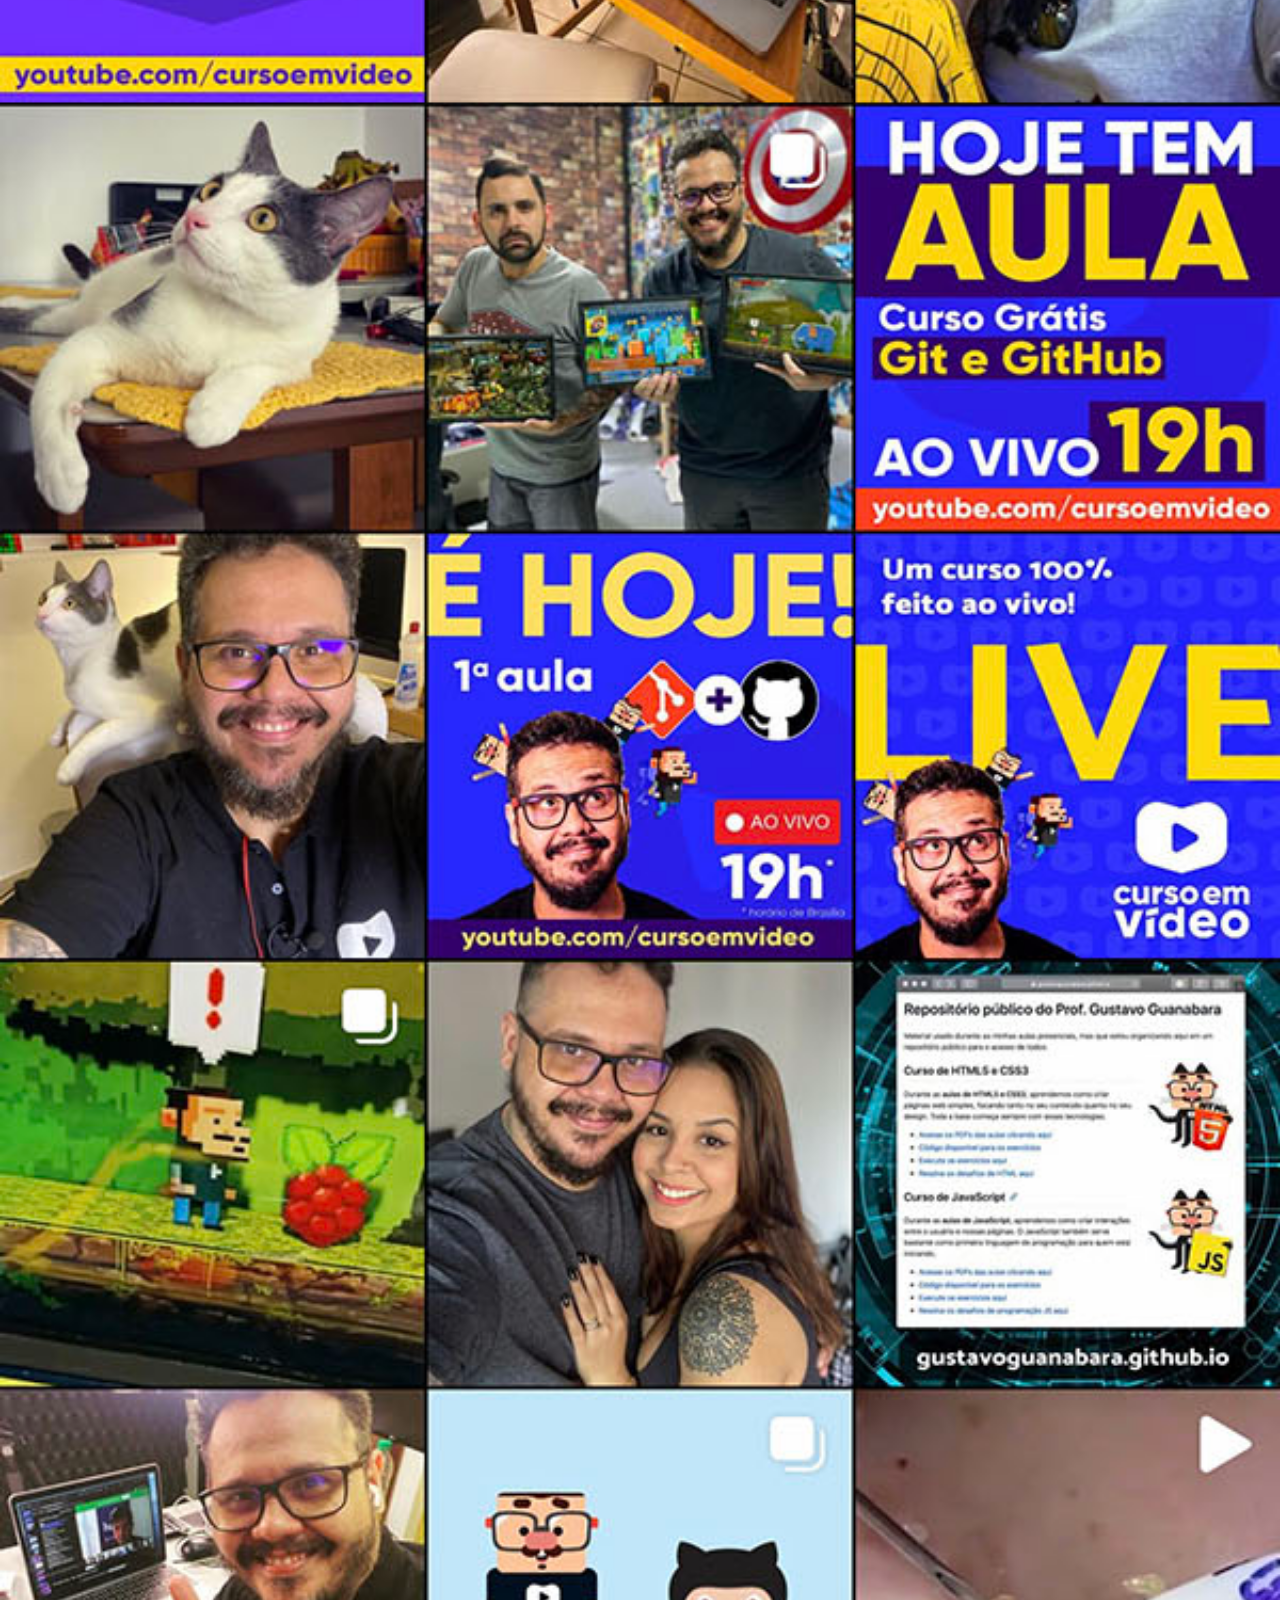
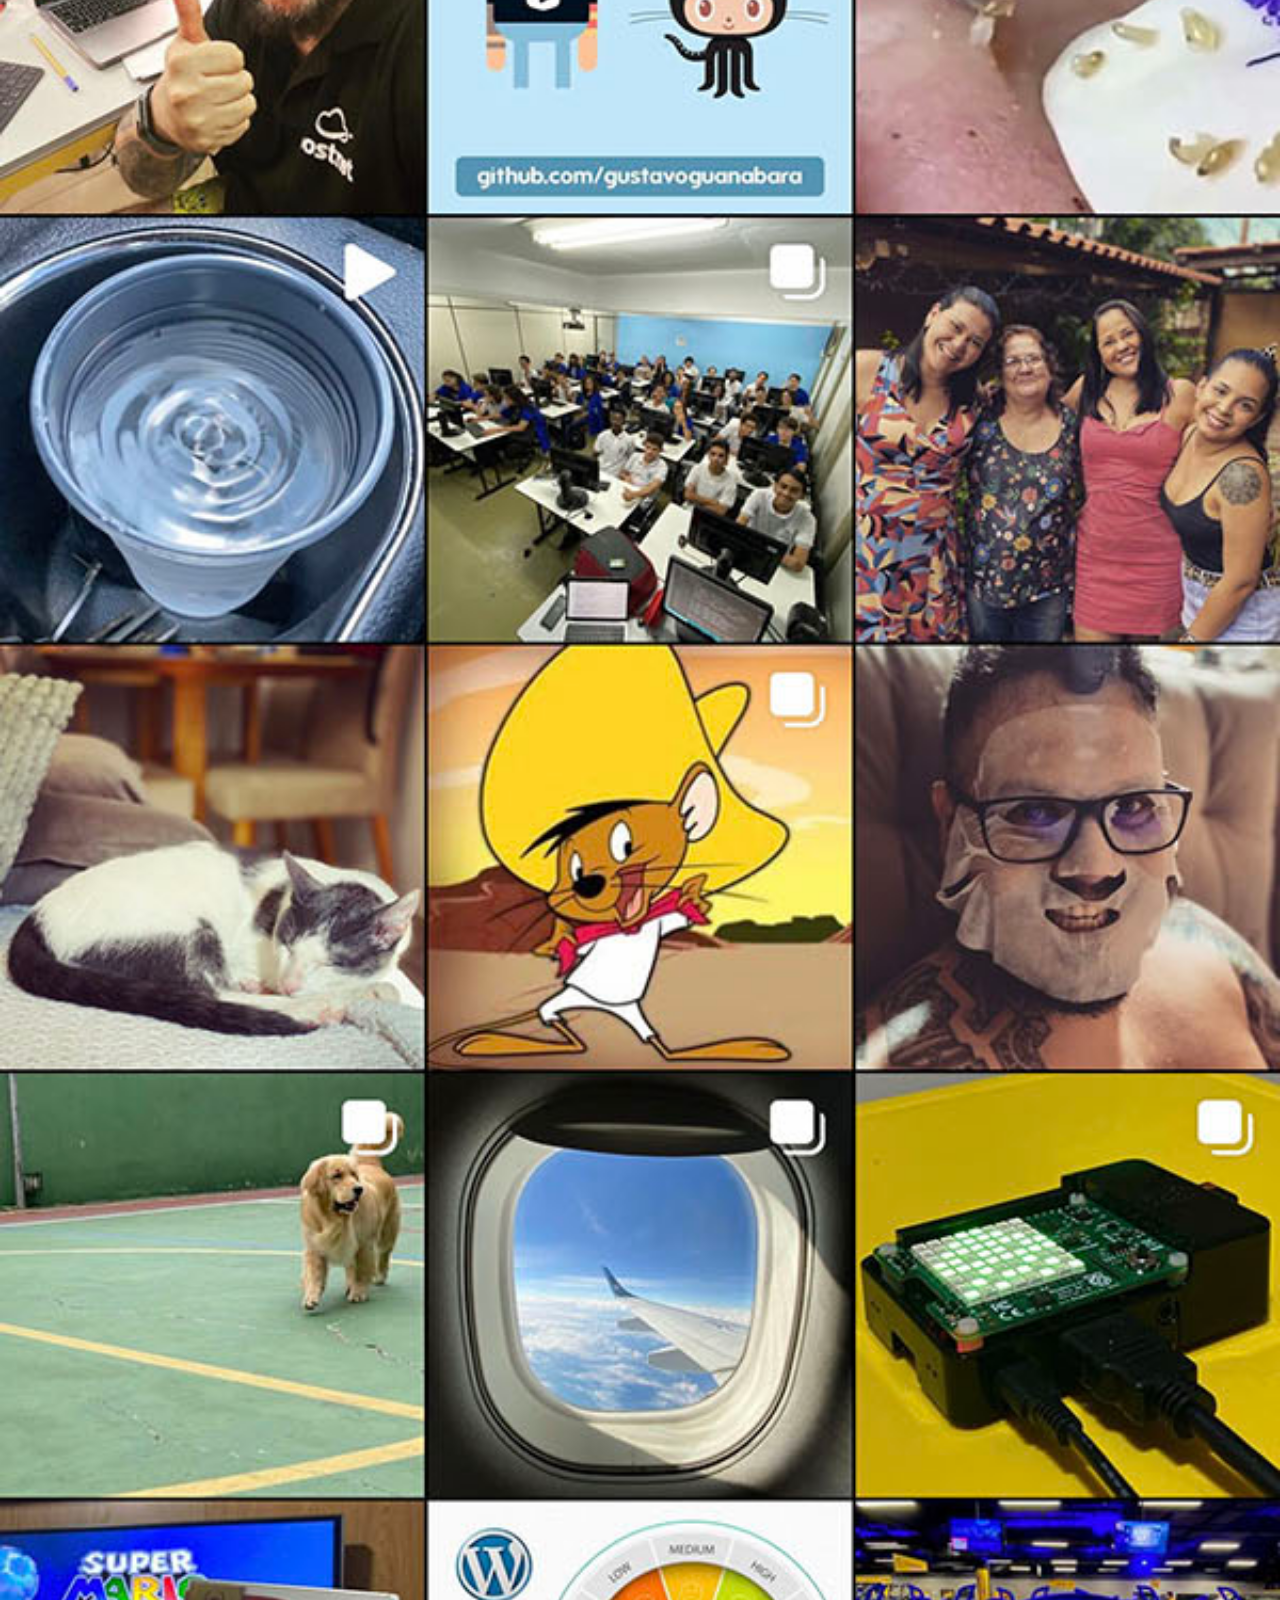
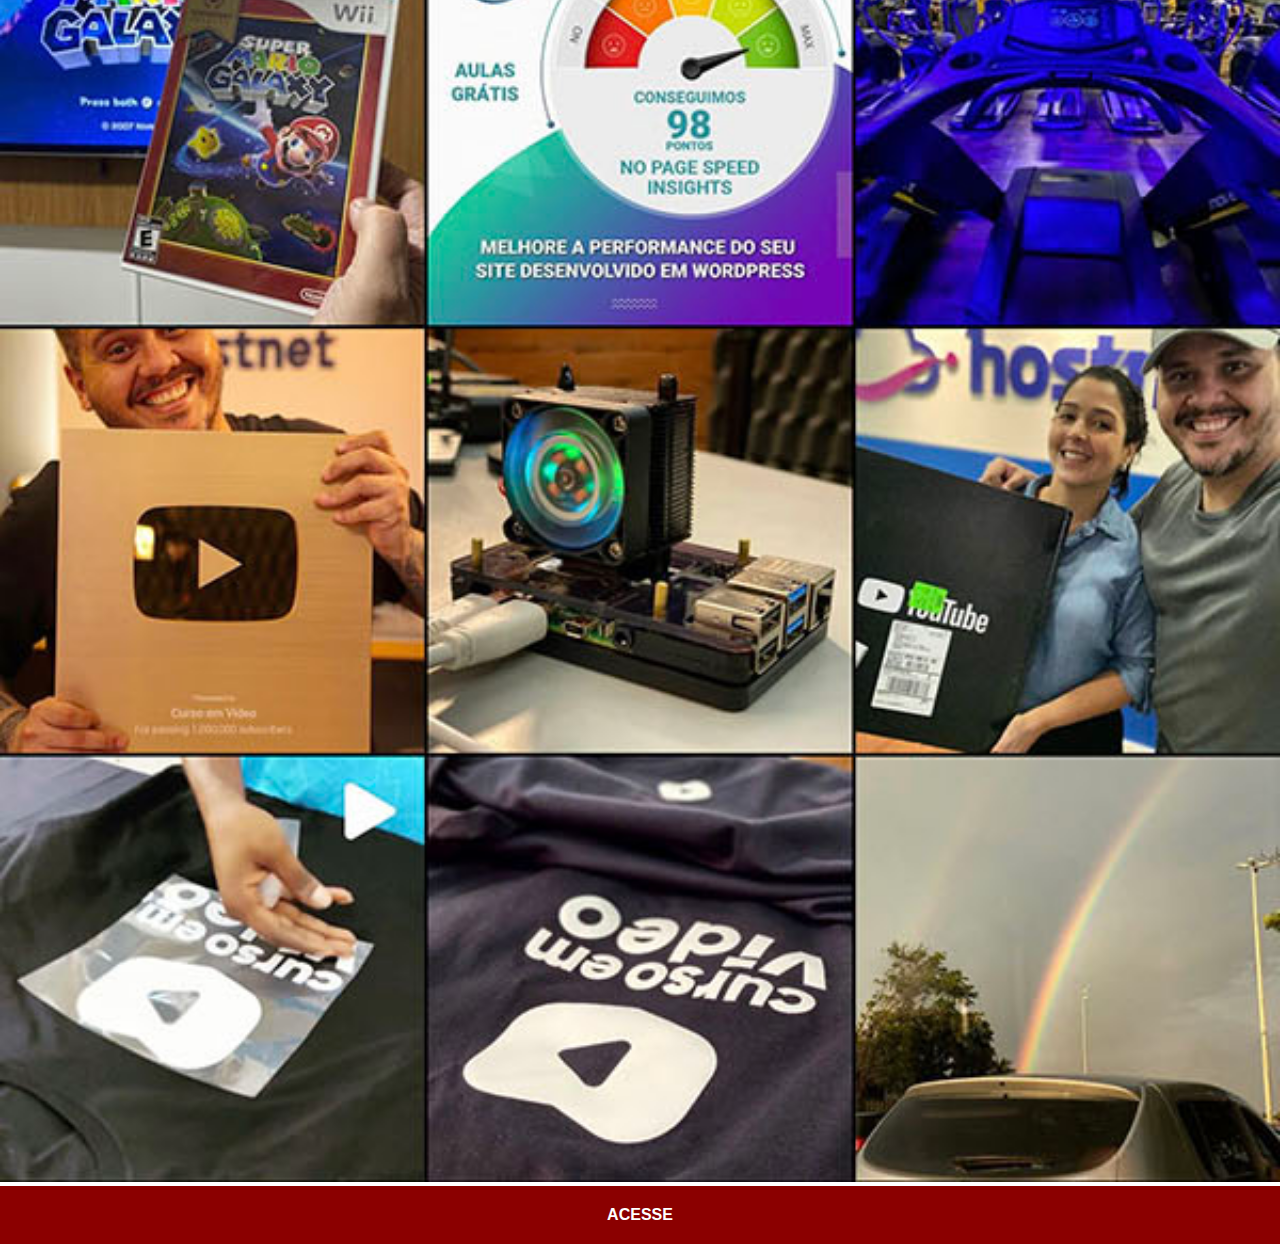
<file: instagram.html>
<!DOCTYPE html>
<html lang="pt-br">
<head>
    <meta charset="UTF-8">
    <meta http-equiv="X-UA-Compatible" content="IE=edge">
    <meta name="viewport" content="width=device-width, initial-scale=1.0">
    <title>Instagram</title>
    <link rel="stylesheet" href="estilos/social.css">
</head>
<body>
    <img src="imagens/tela-instagram.jpg" alt="Instagram">
    <a href="#">ACESSE</a>
    
</body>
</html>
</file>
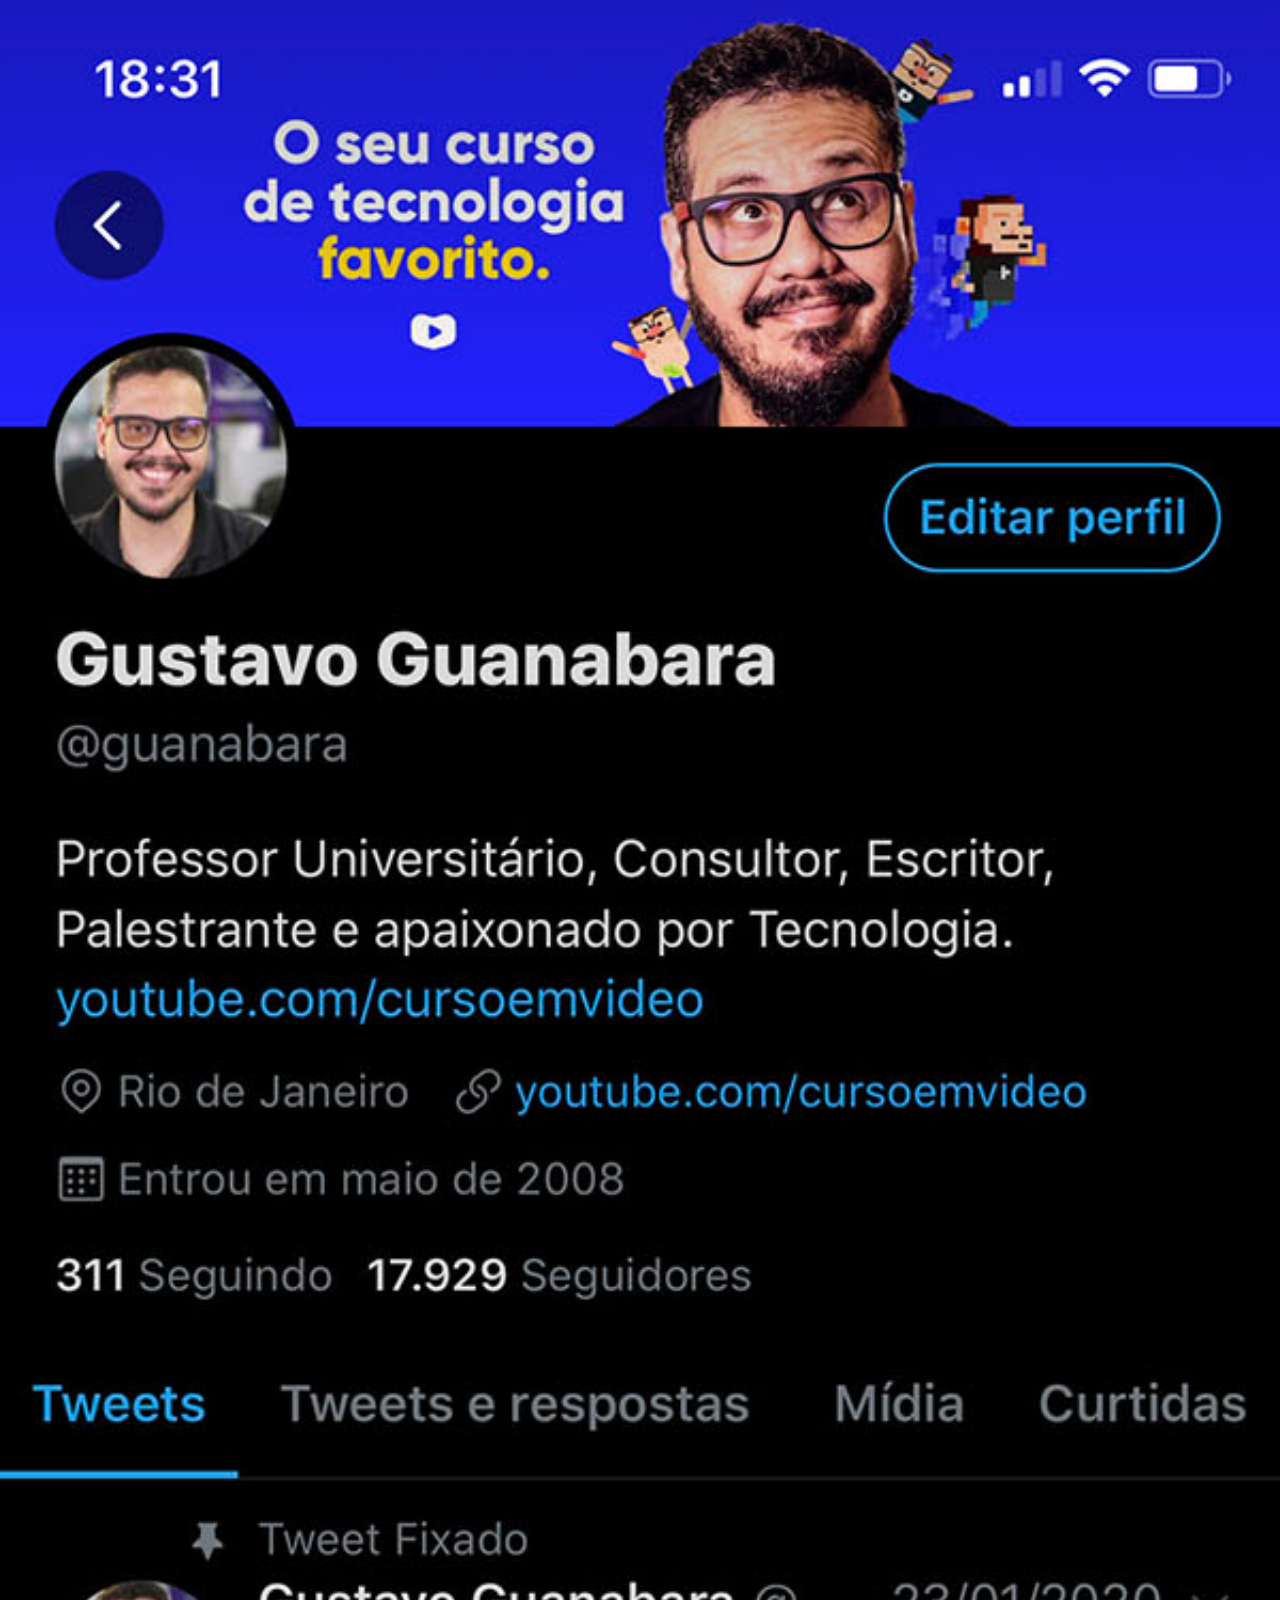
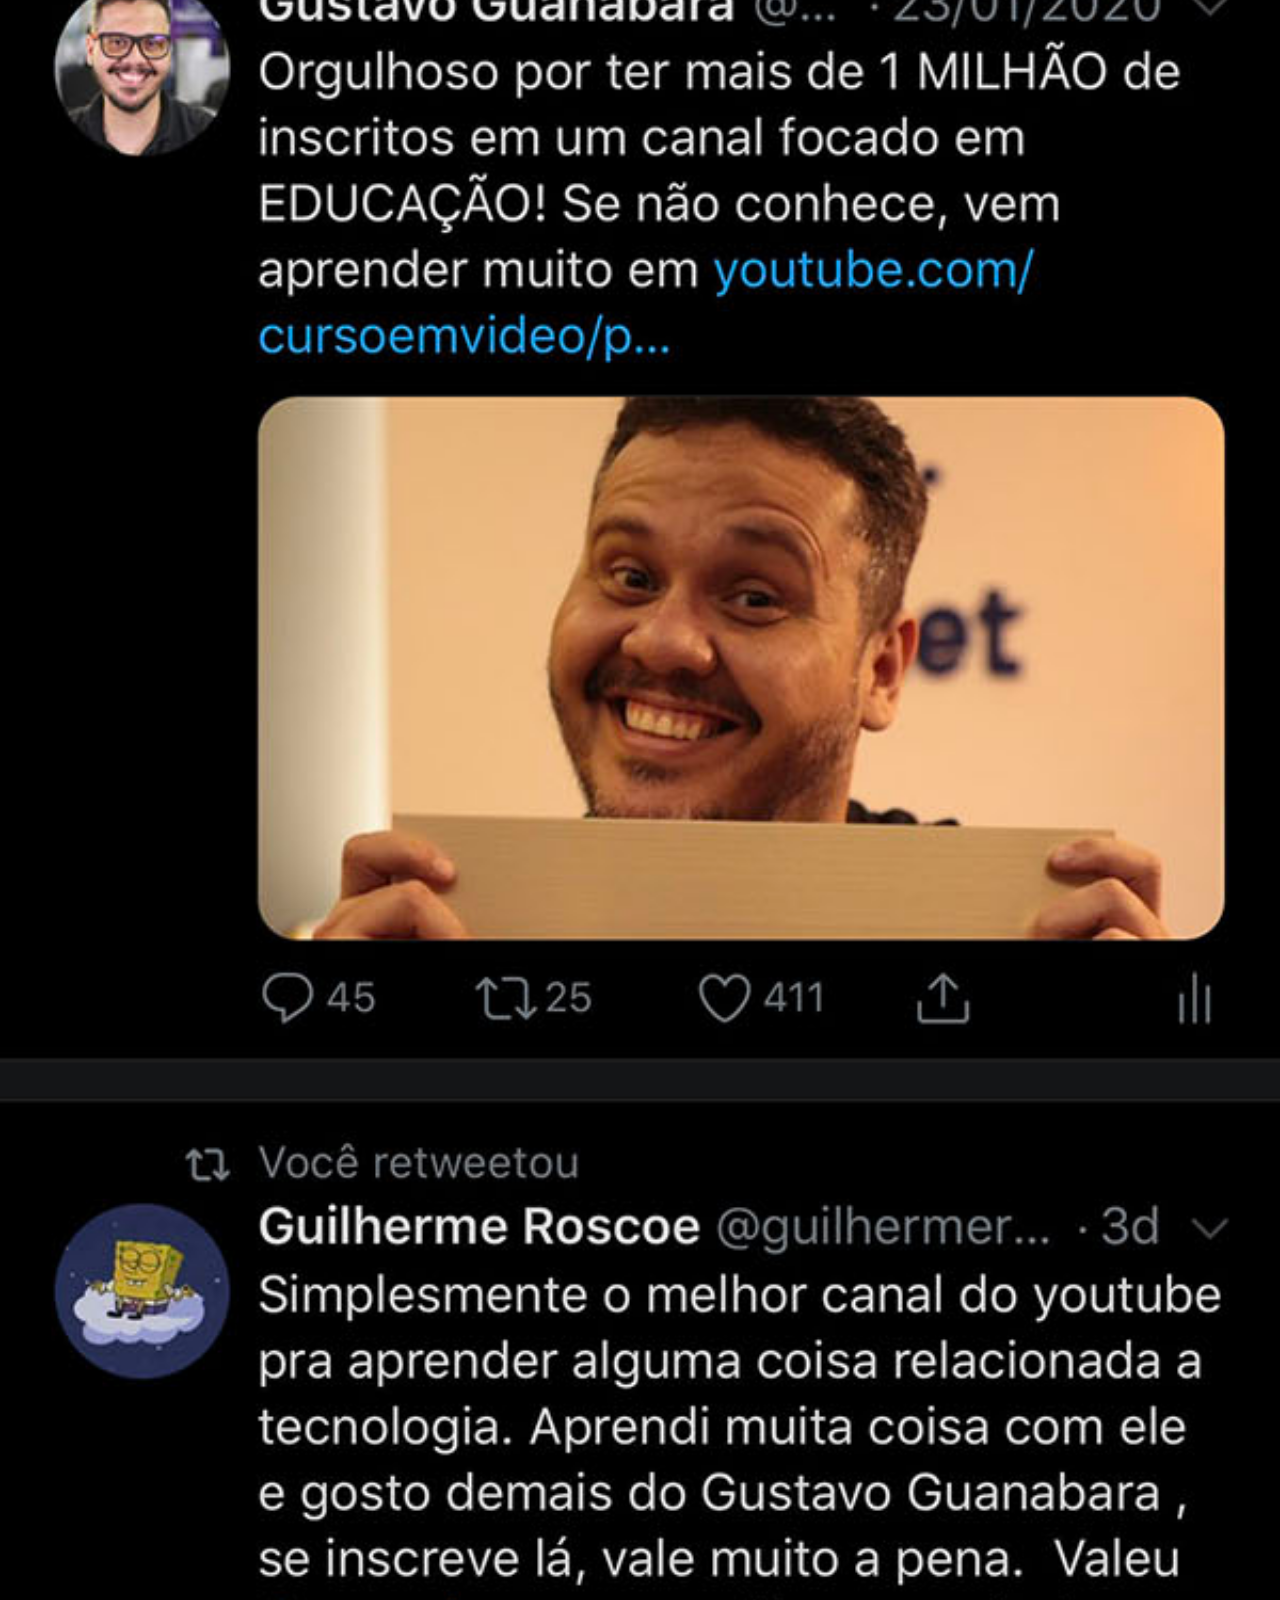
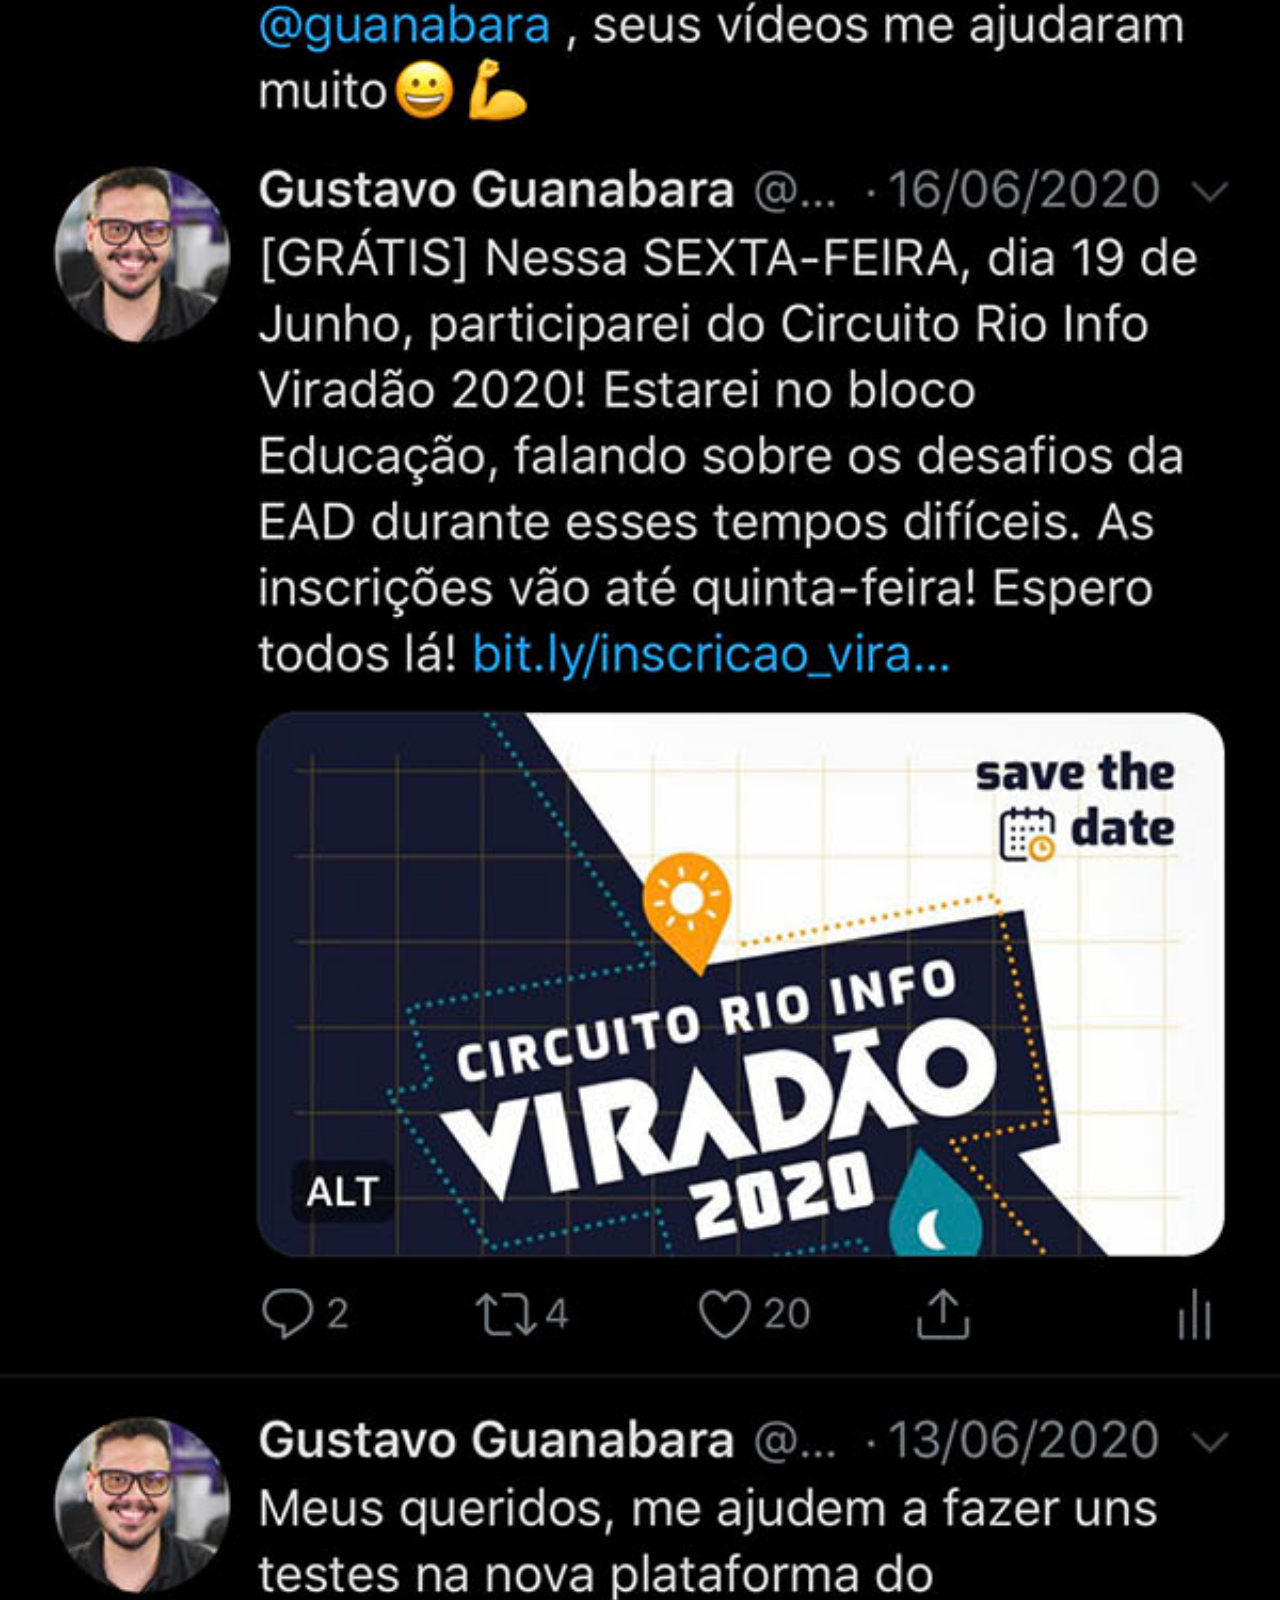
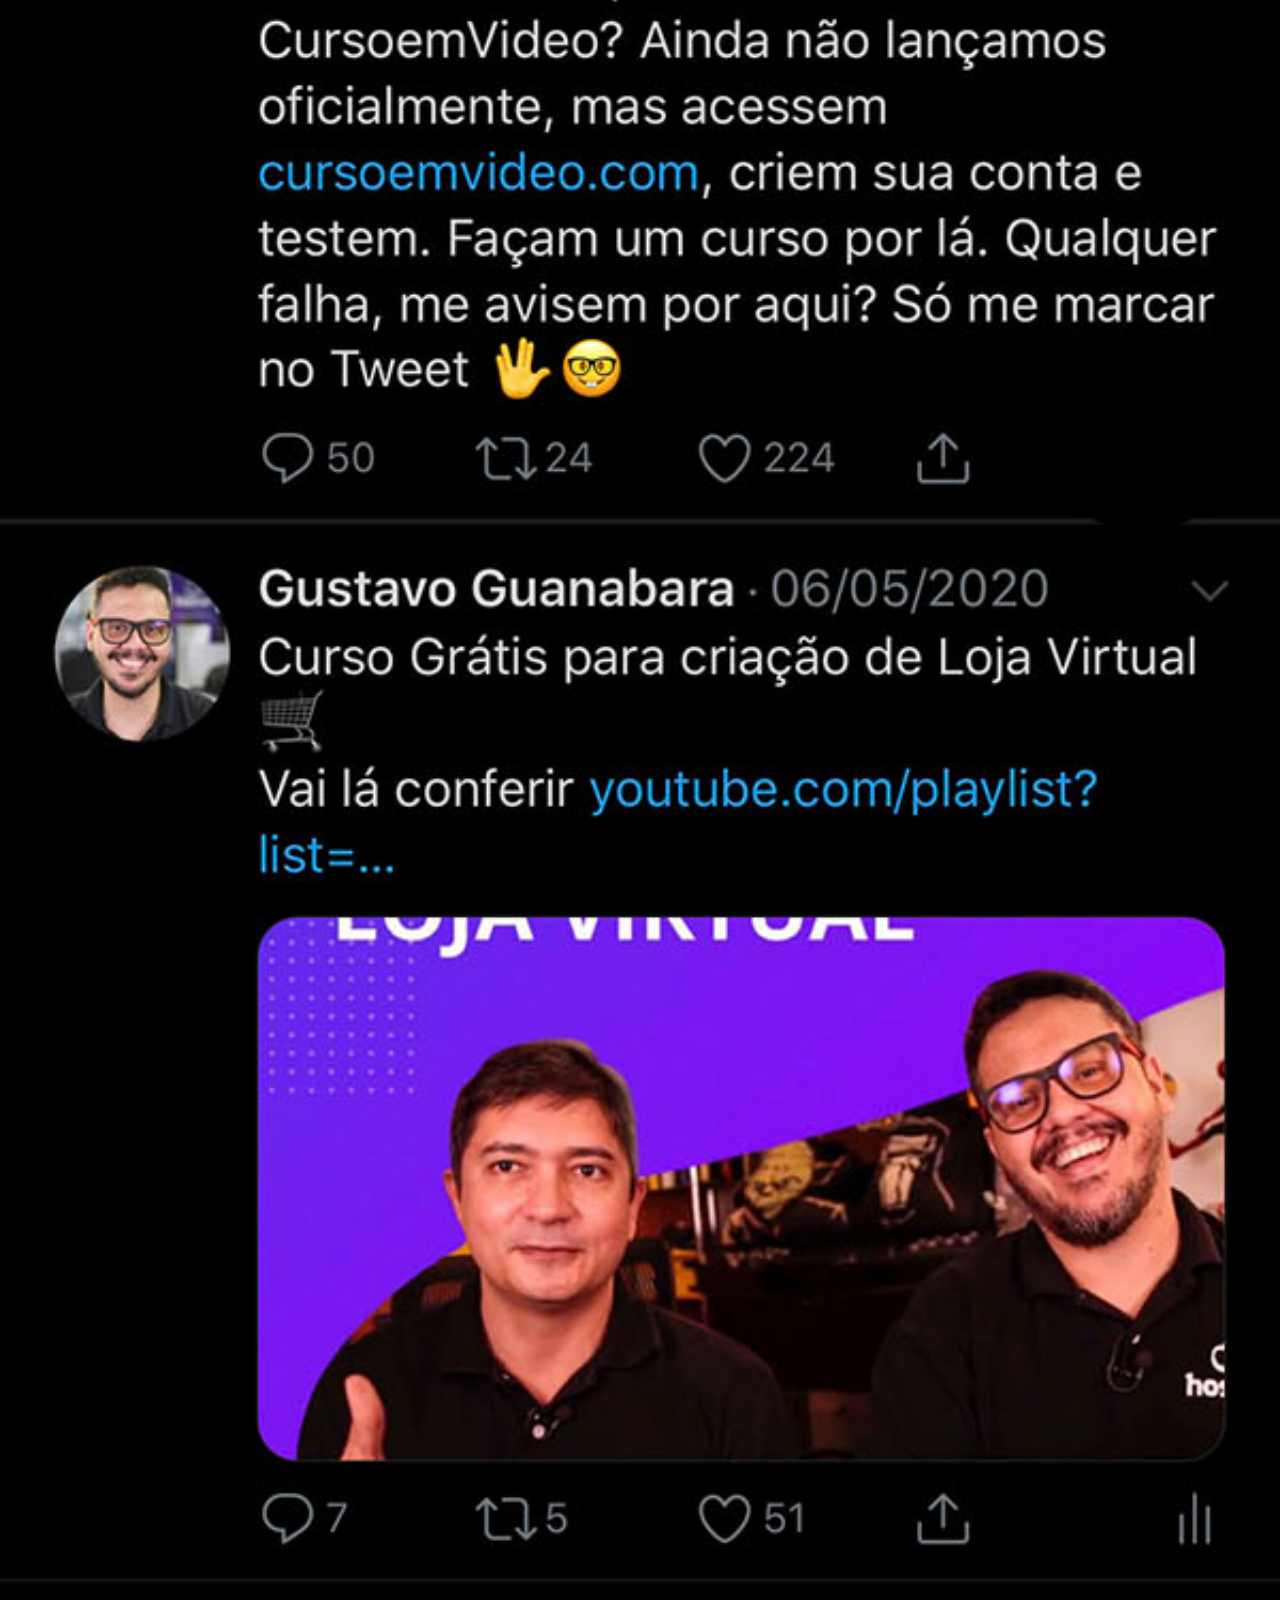
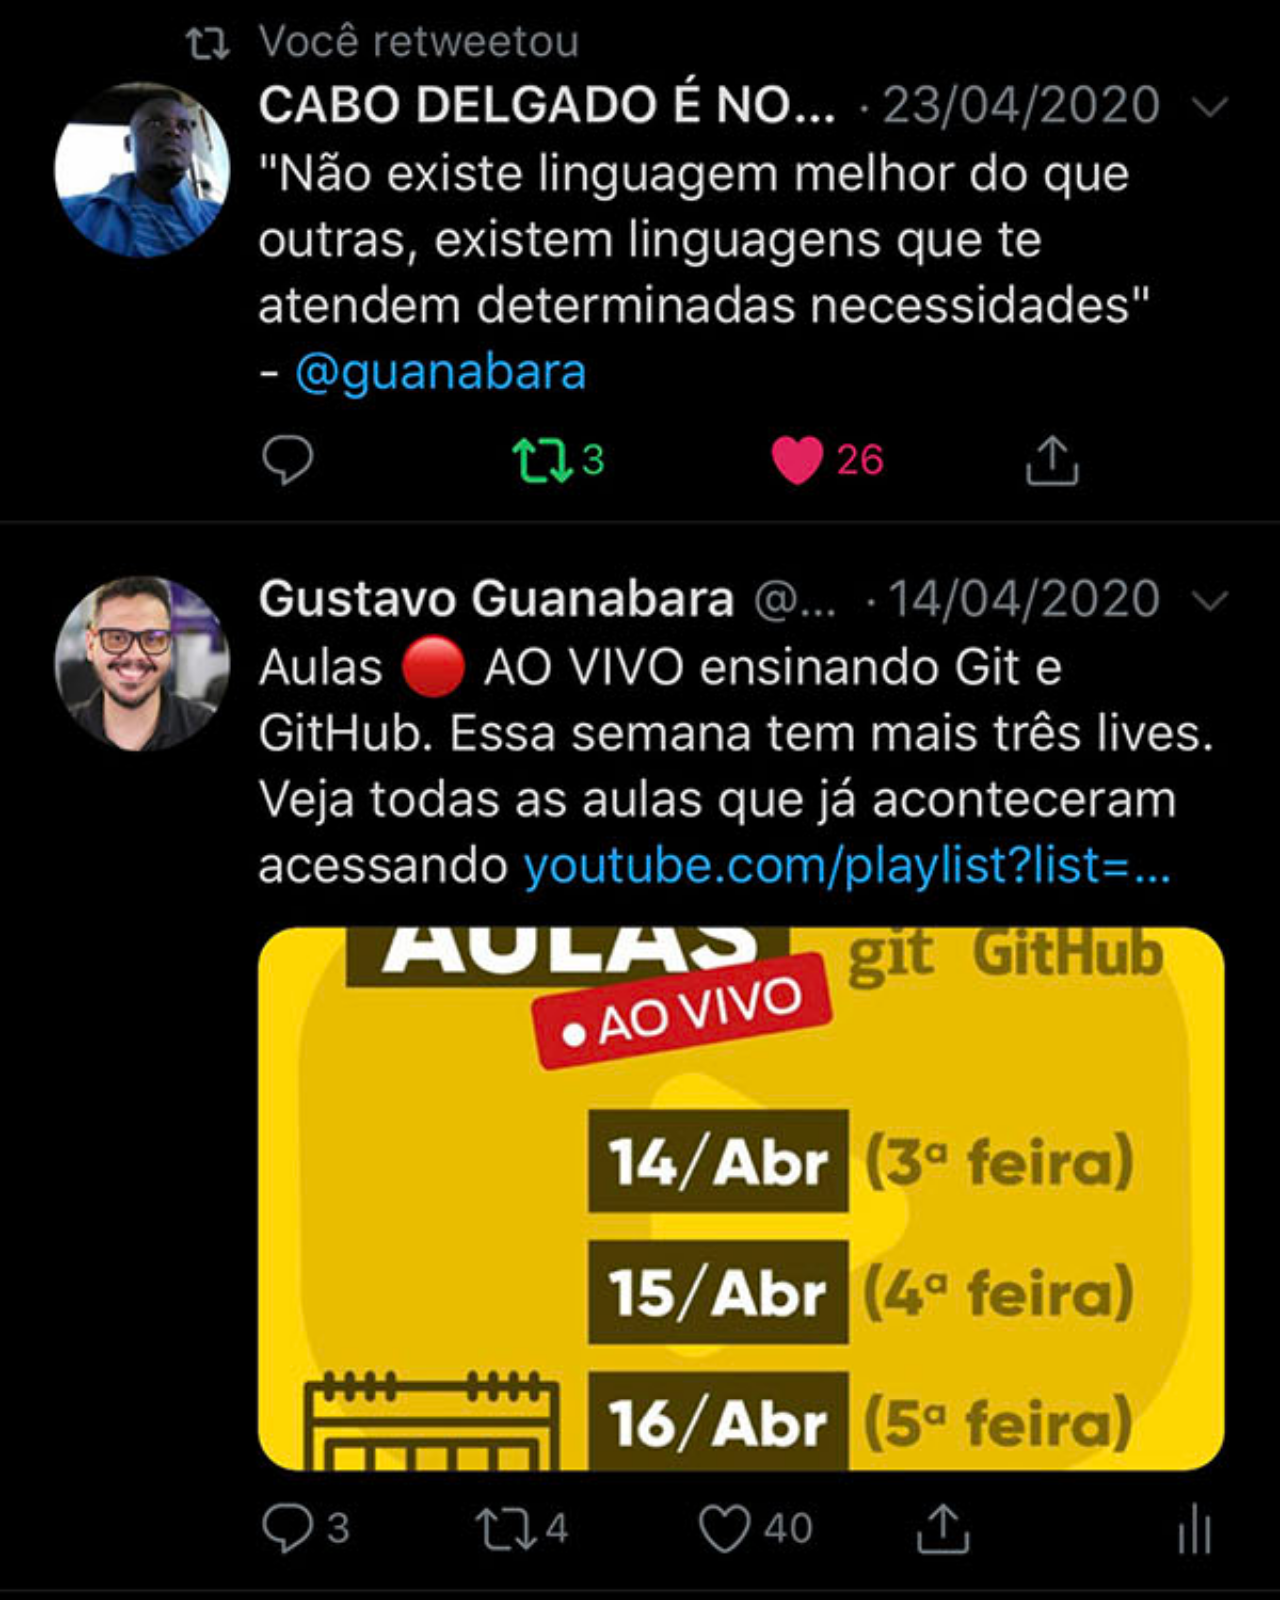
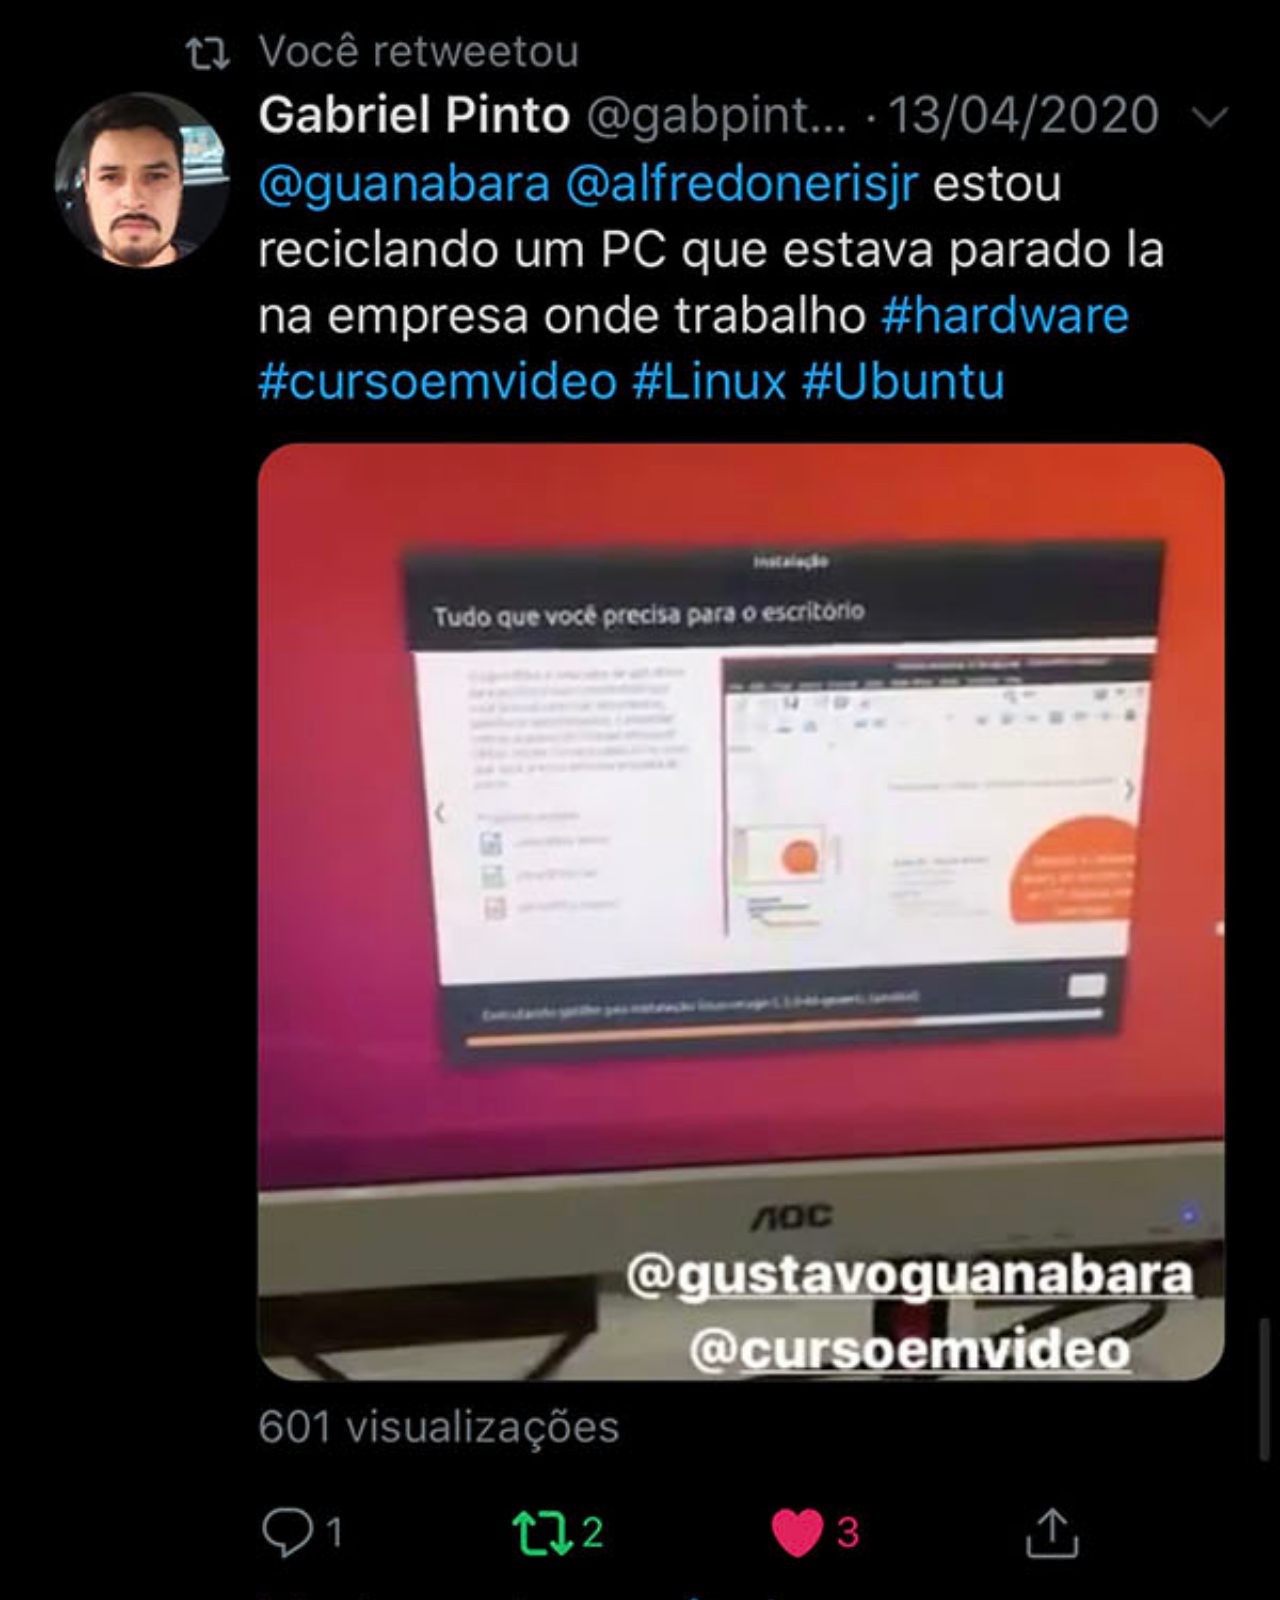
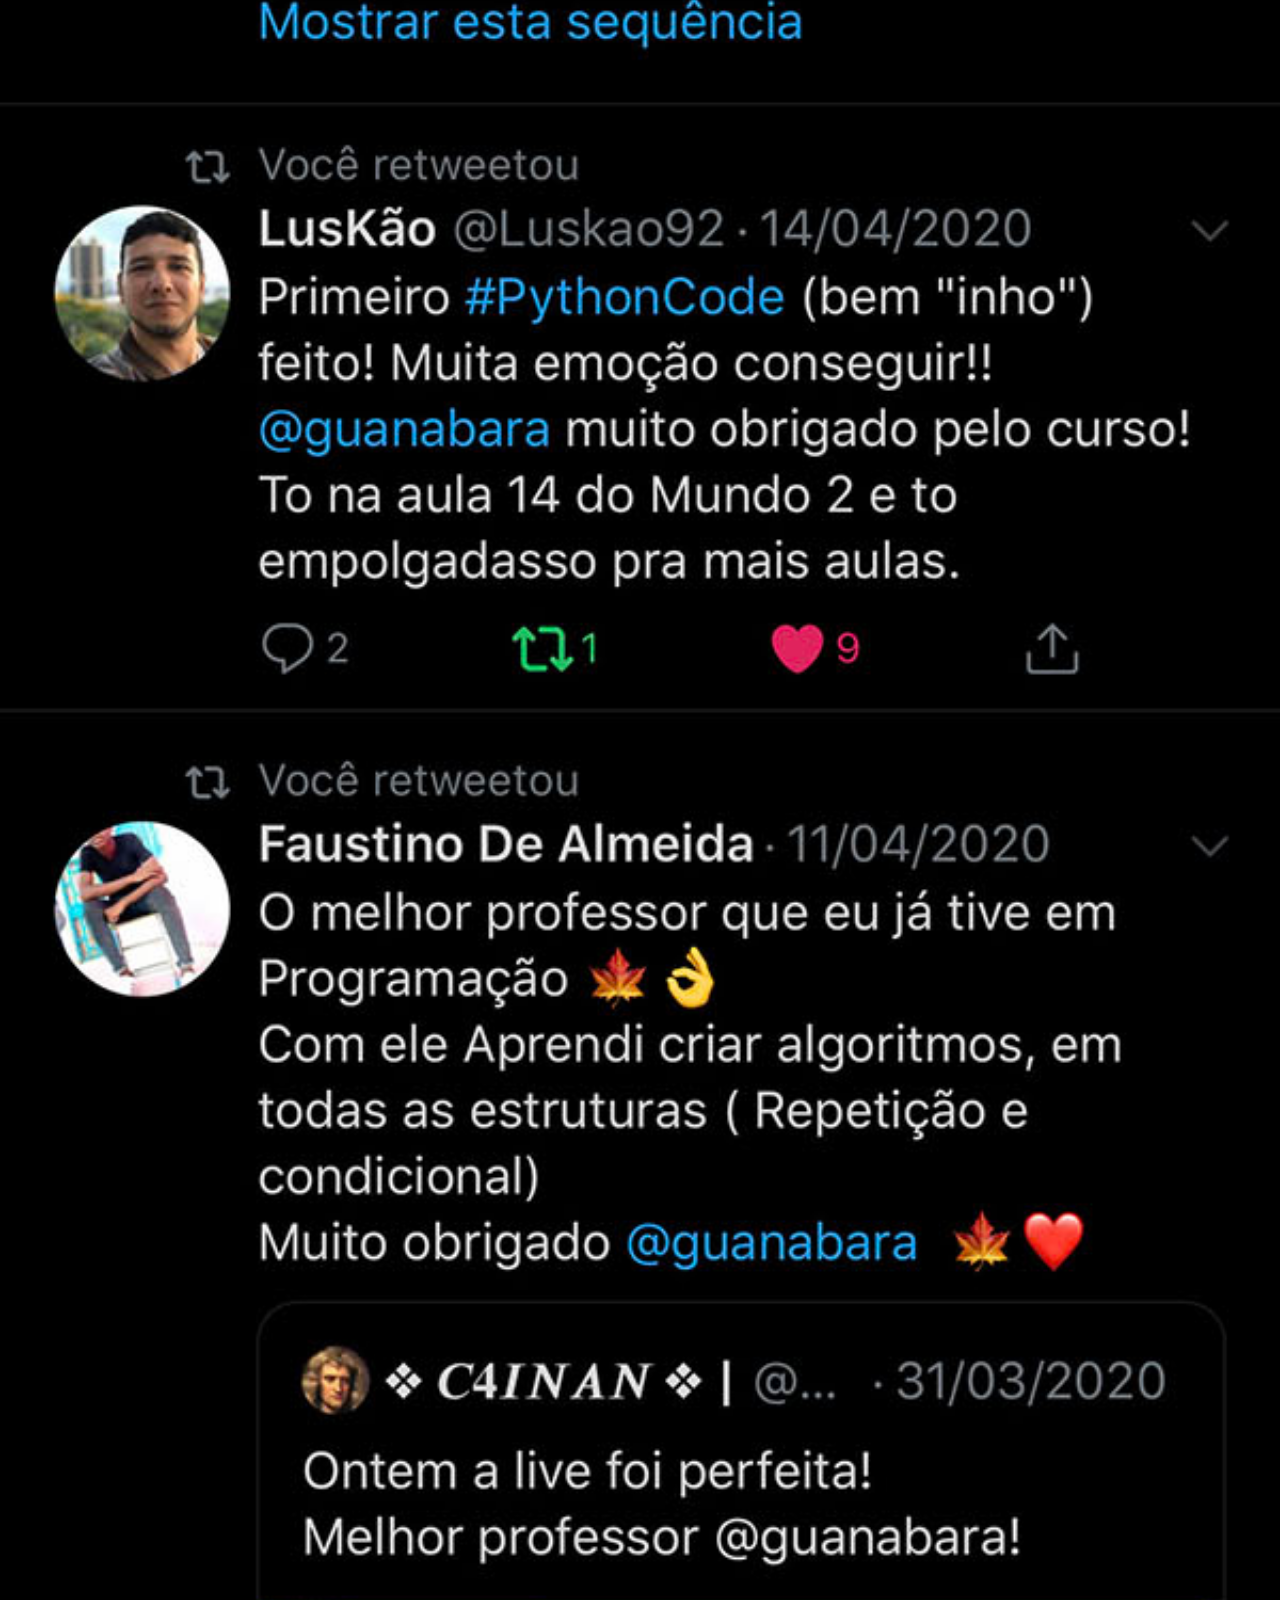
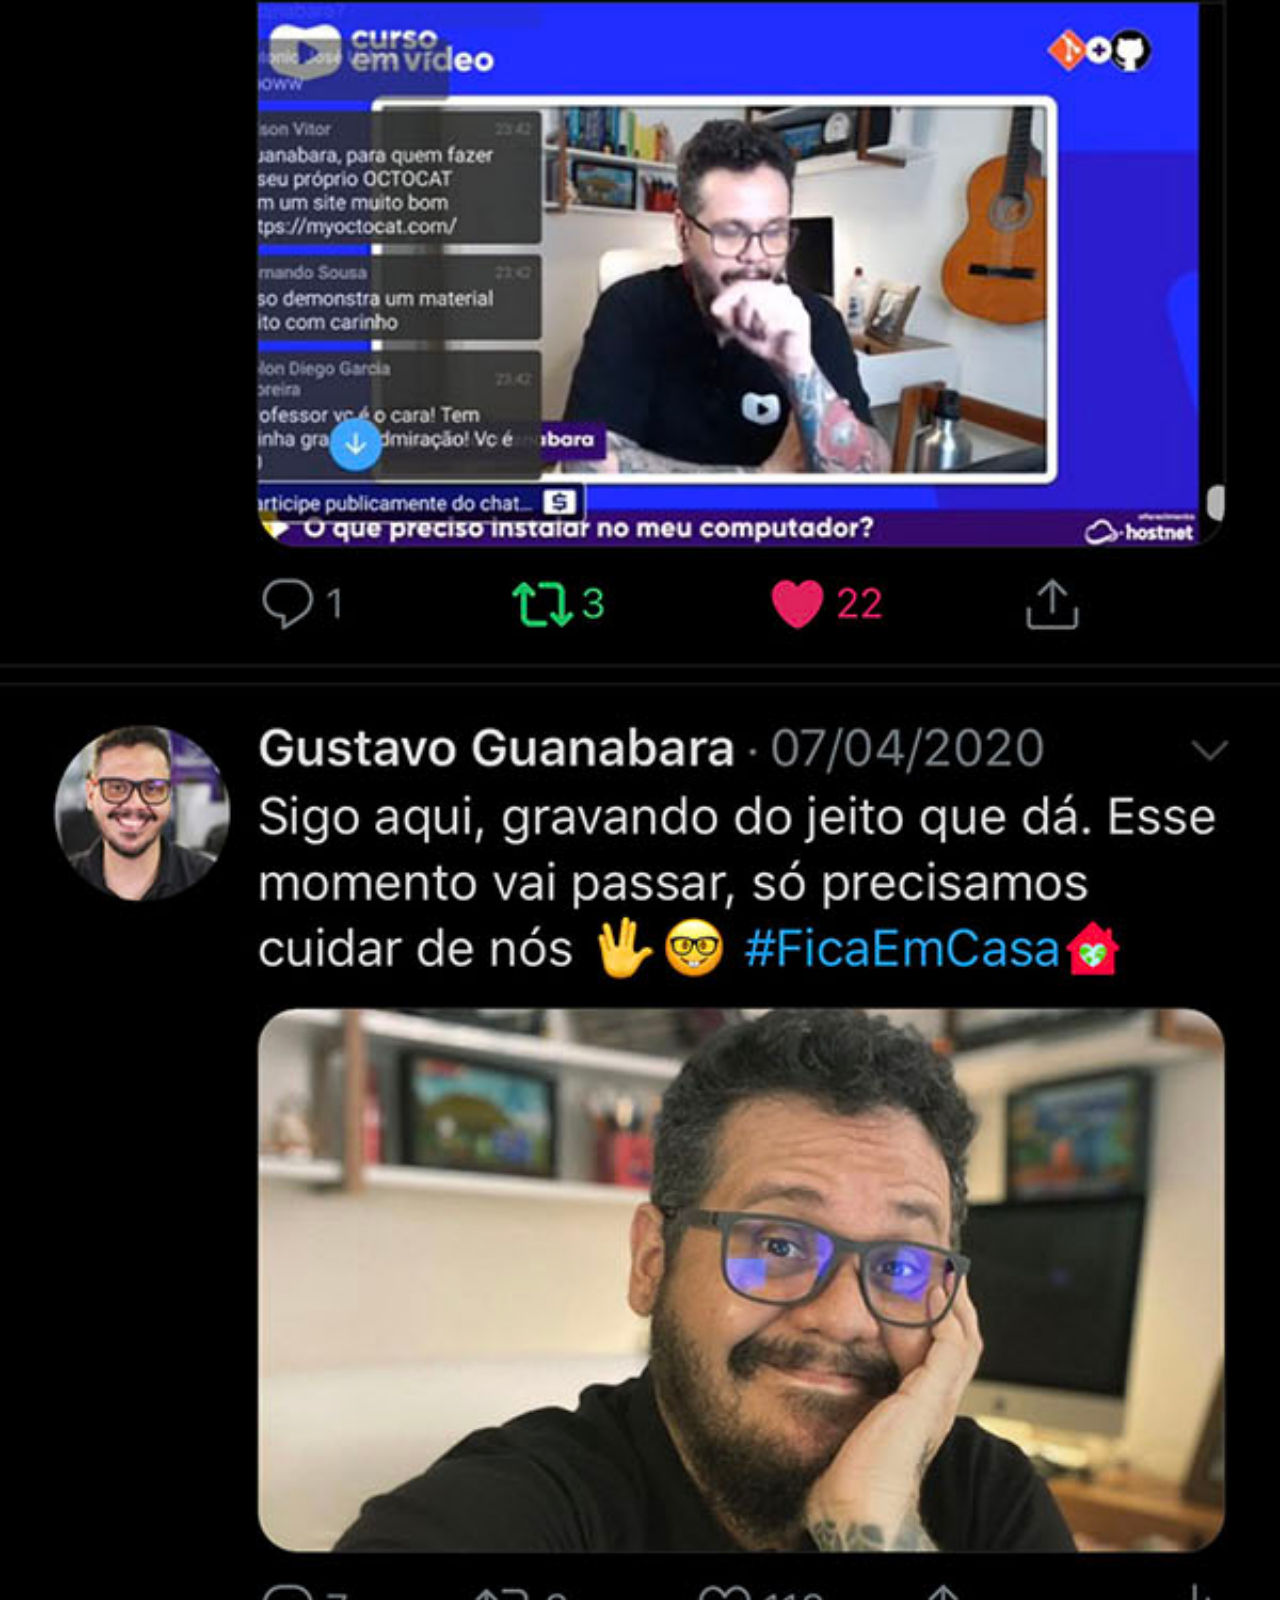
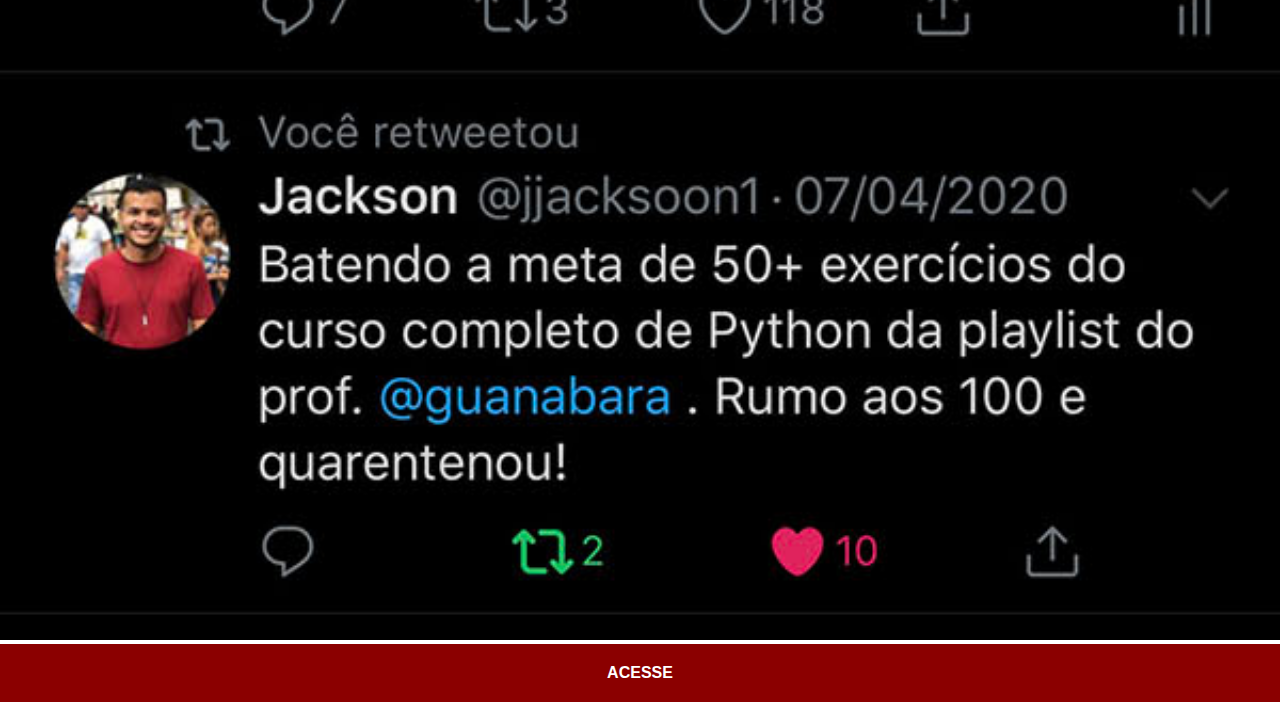
<file: twitter.html>
<!DOCTYPE html>
<html lang="pt-br">
<head>
    <meta charset="UTF-8">
    <meta http-equiv="X-UA-Compatible" content="IE=edge">
    <meta name="viewport" content="width=device-width, initial-scale=1.0">
    <title>Twitter</title>
    <link rel="stylesheet" href="estilos/social.css">
</head>
<body>
    <img src="imagens/tela-twitter.jpg" alt="Twitter">
    <a href="#">ACESSE</a>
    
</body>
</html>
</file>
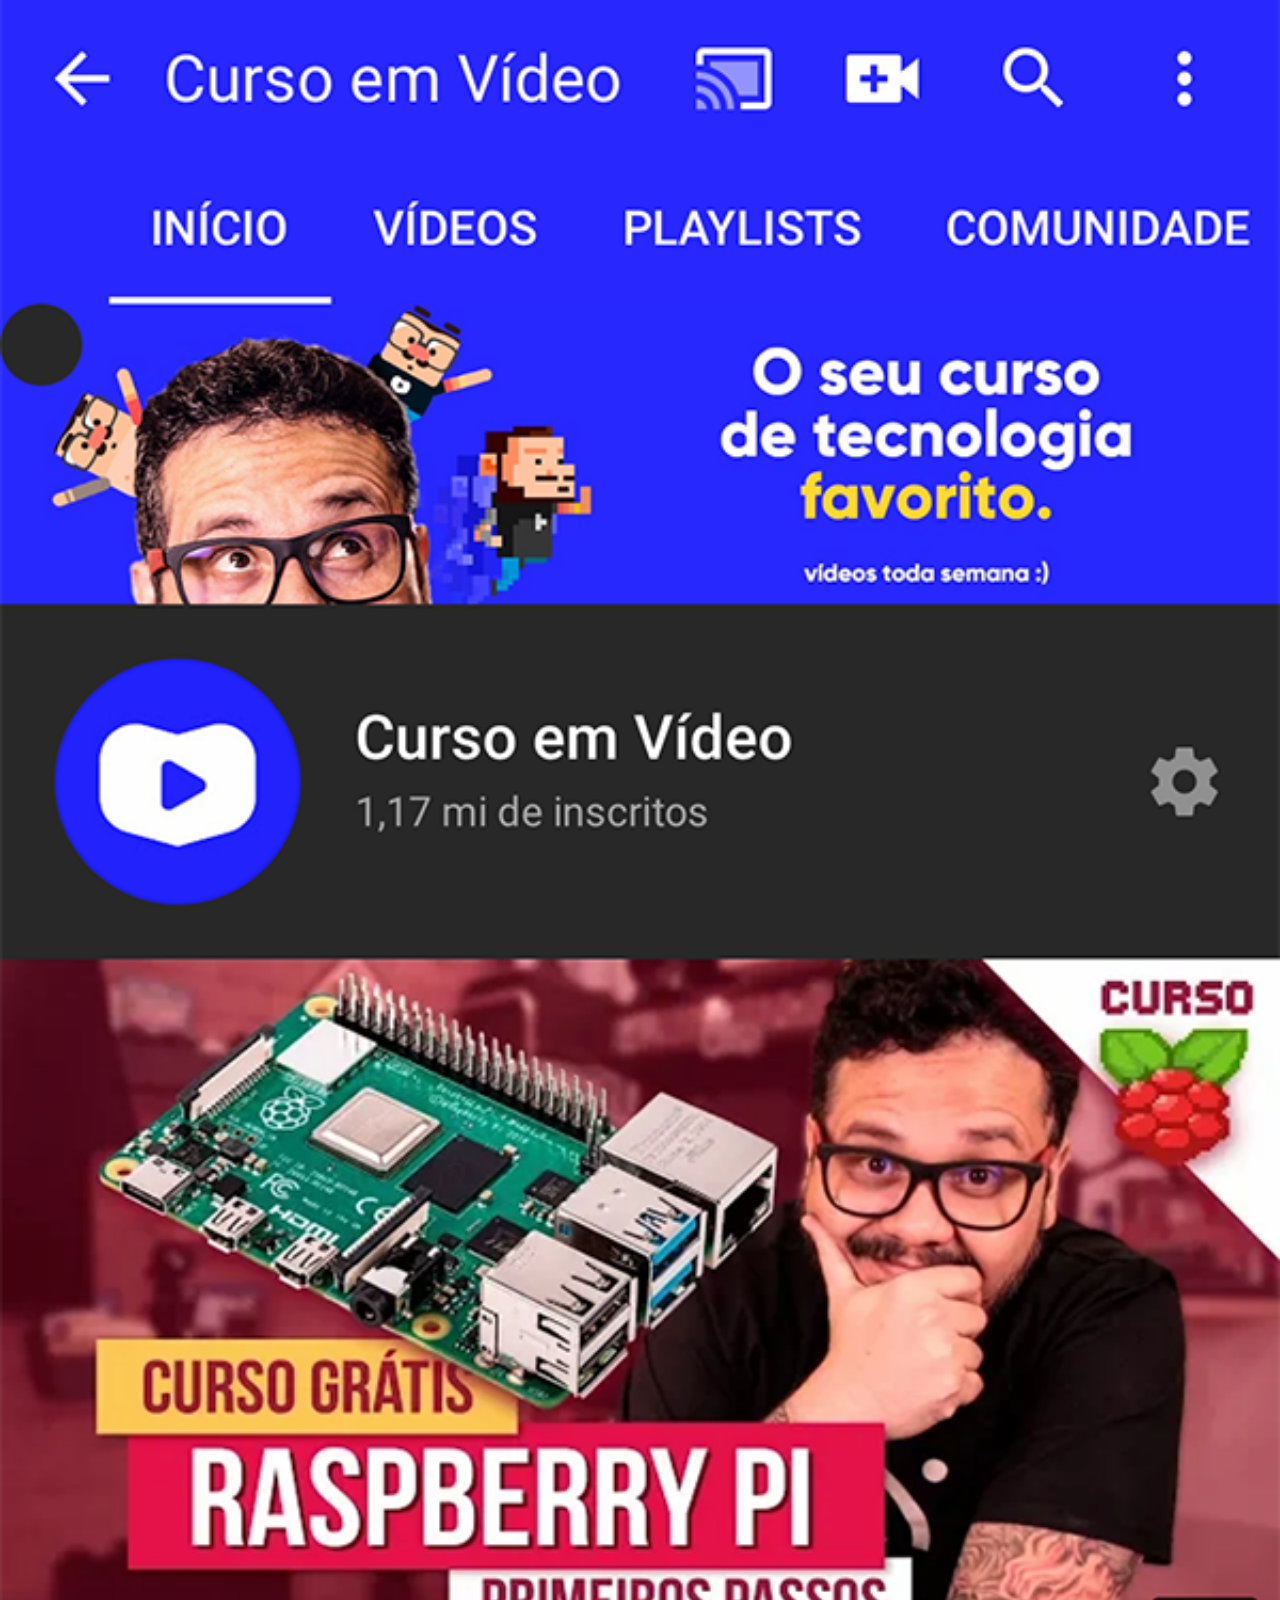
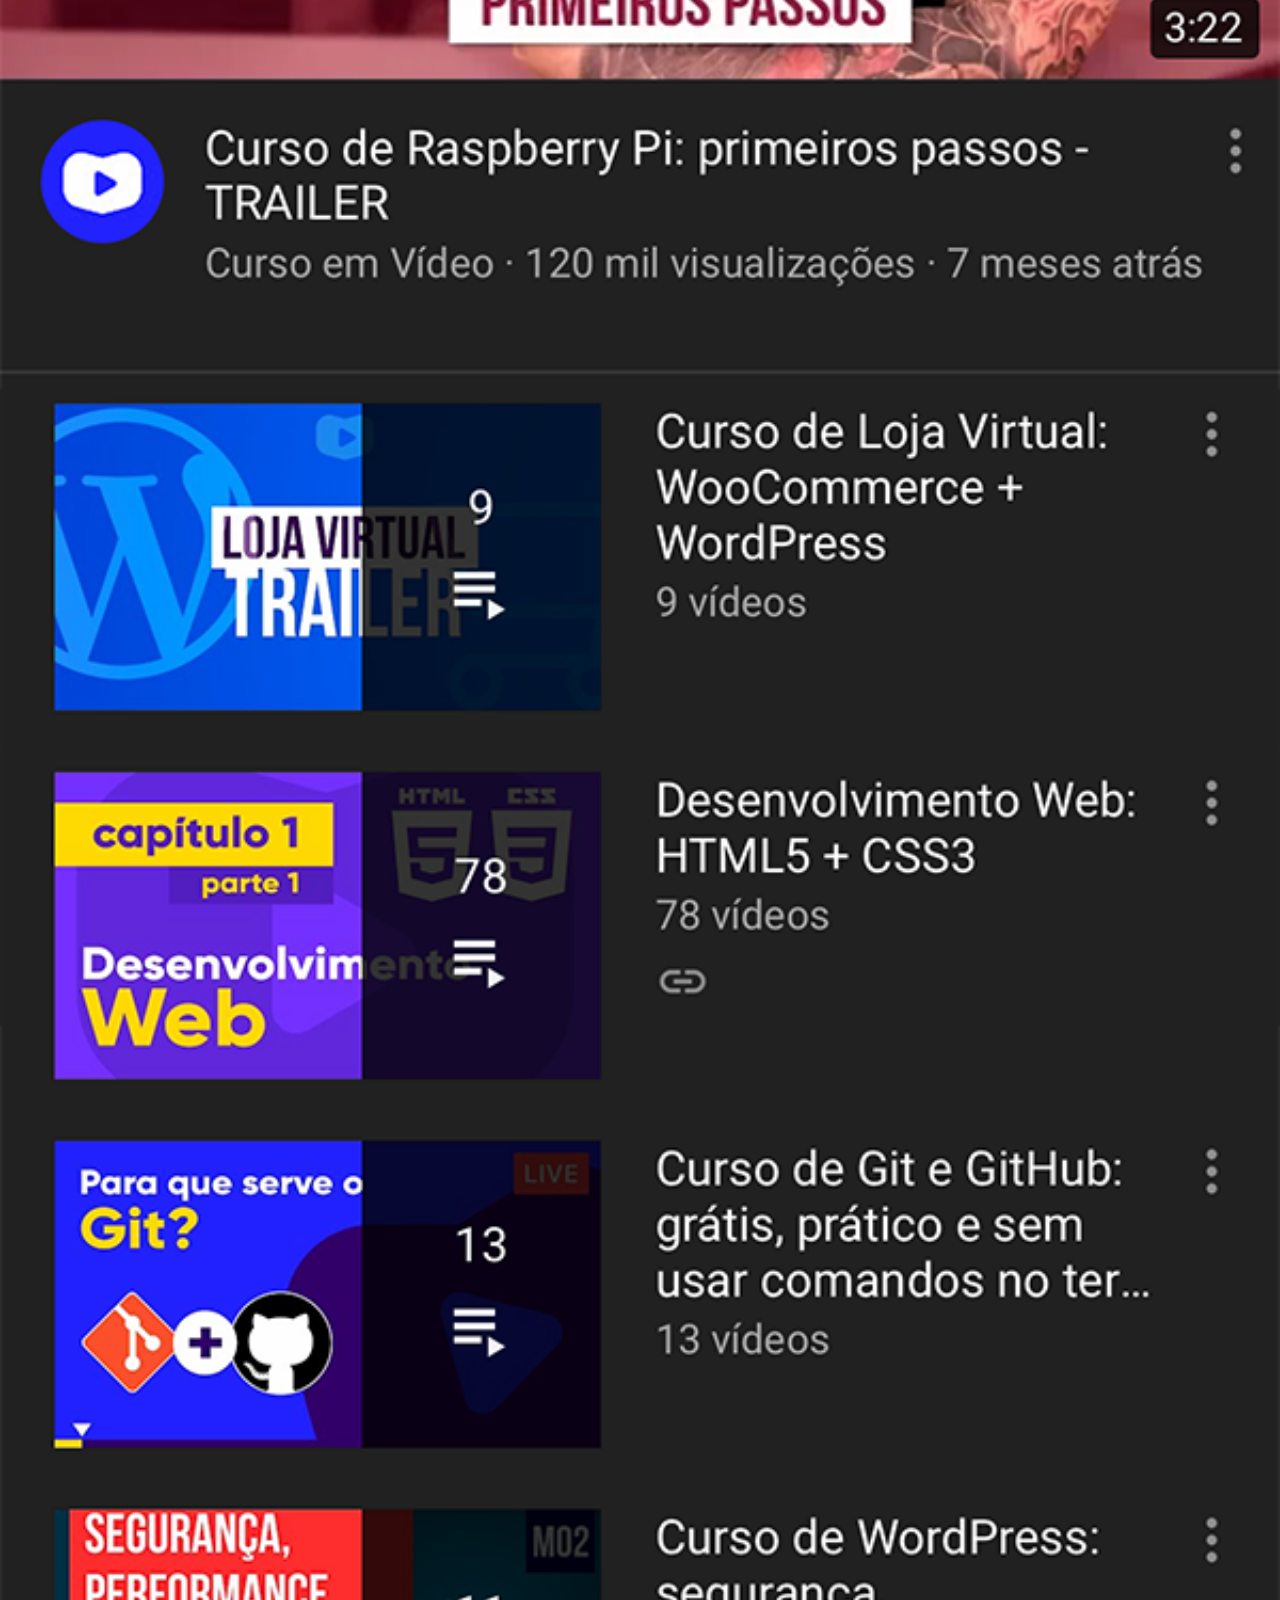
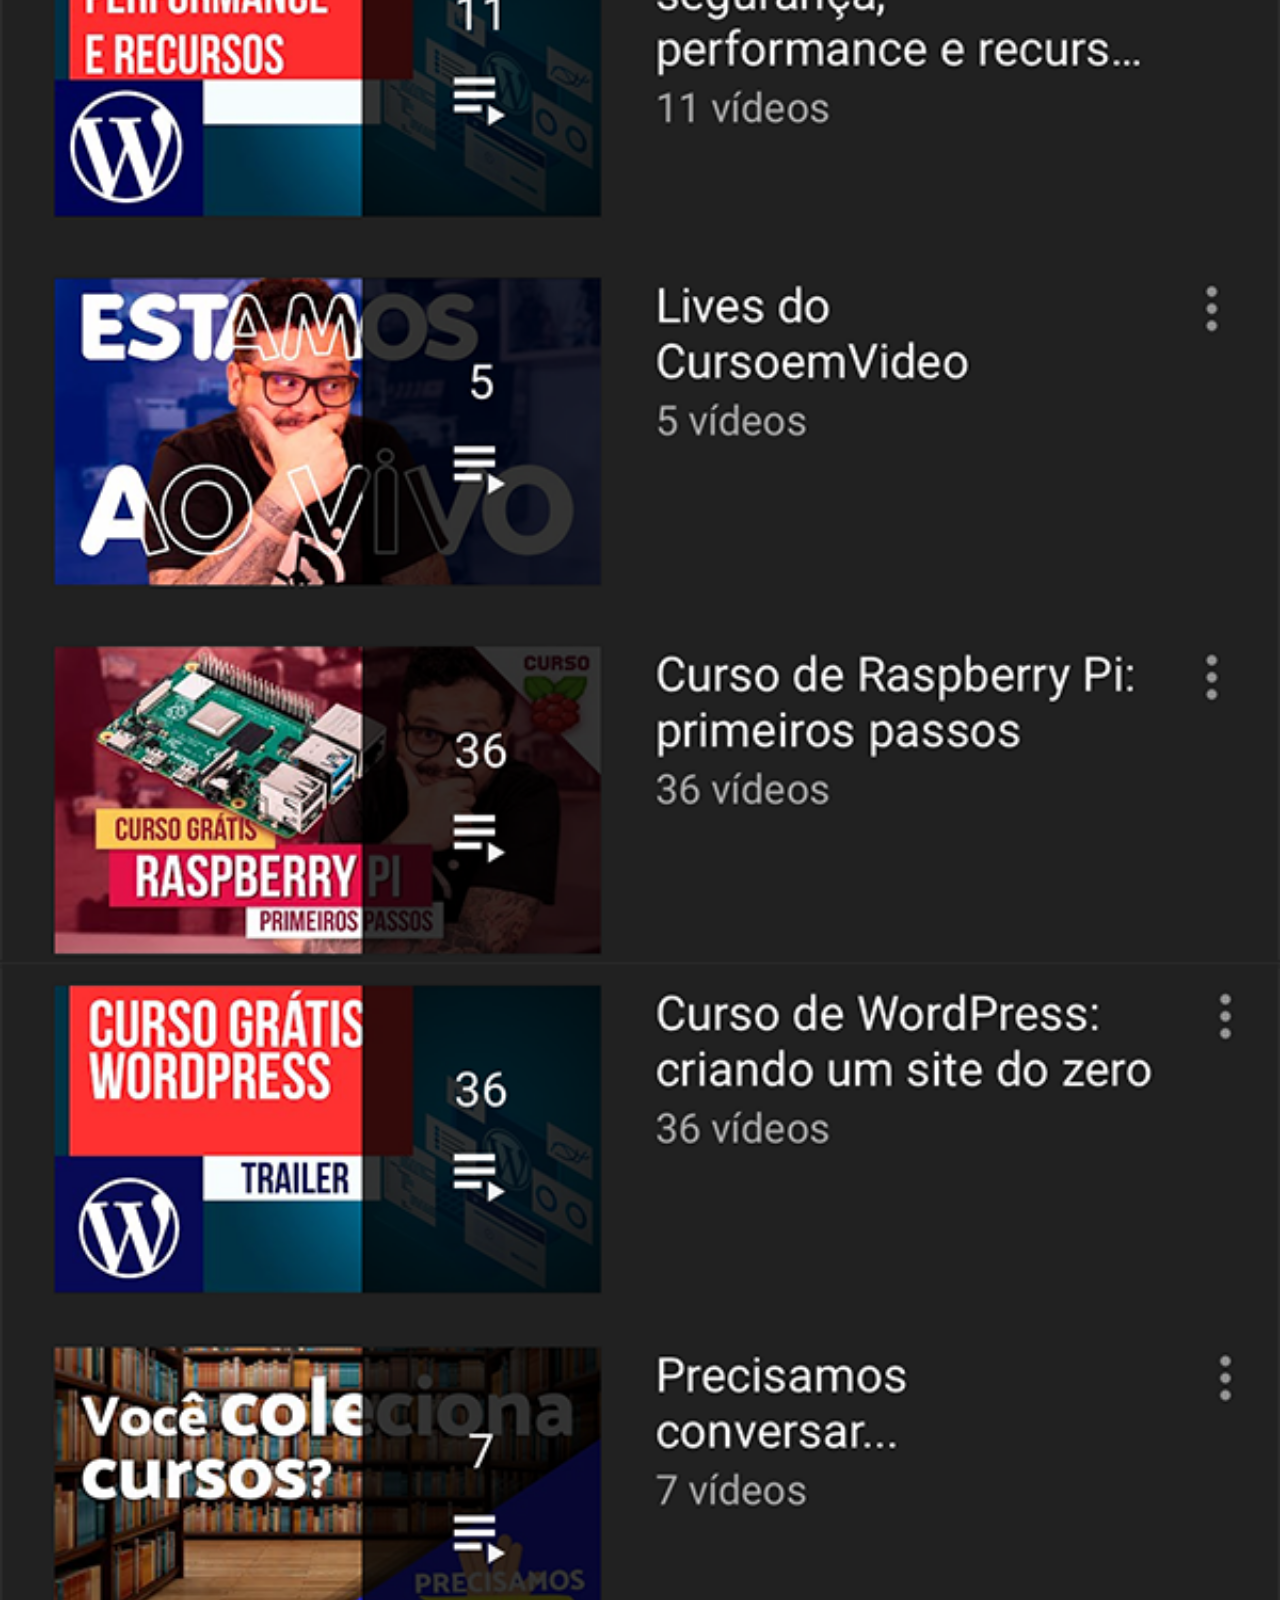
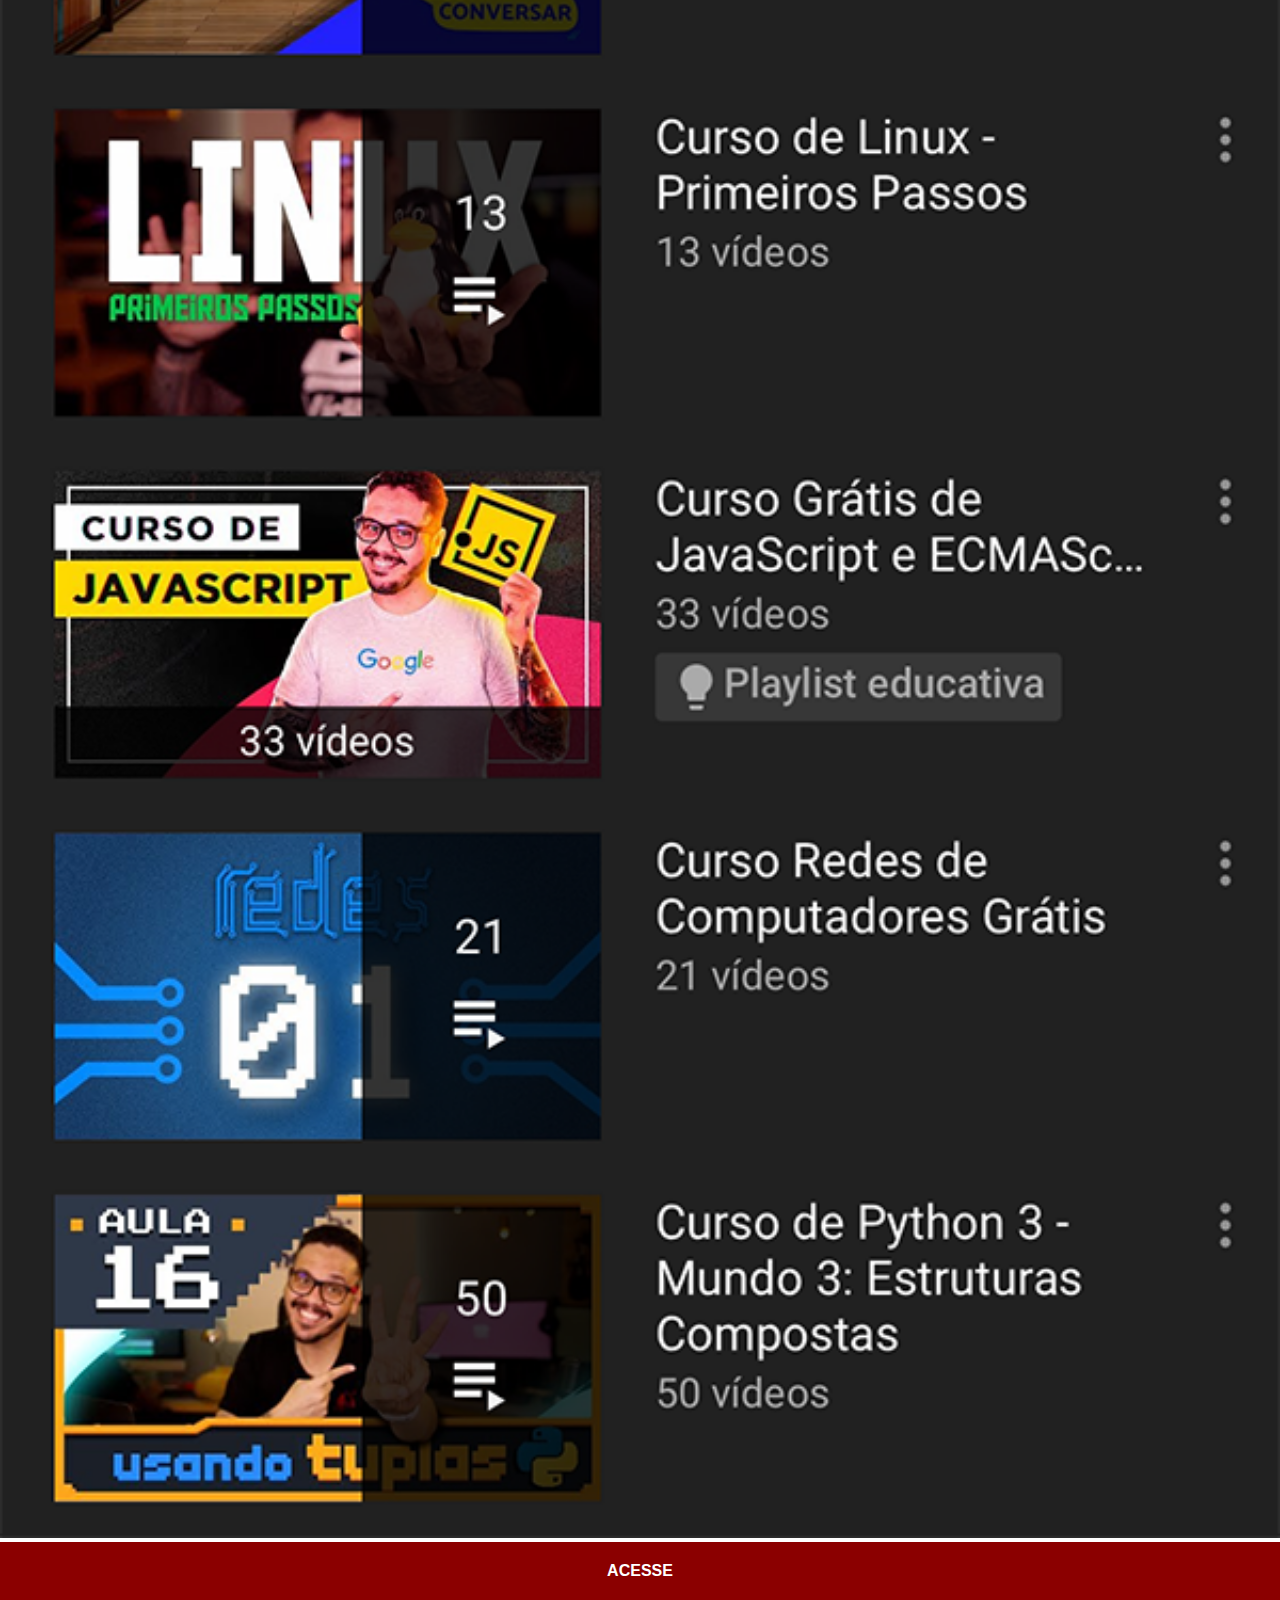
<file: youtube.html>
<!DOCTYPE html>
<html lang="pt-br">
<head>
    <meta charset="UTF-8">
    <meta http-equiv="X-UA-Compatible" content="IE=edge">
    <meta name="viewport" content="width=device-width, initial-scale=1.0">
    <title>Youtube</title>
    <link rel="stylesheet" href="estilos/social.css">
</head>
<body>
    <img src="imagens/tela-youtube.png" alt="YouTube">
    <a href="https://www.youtube.com/cursoemvideo" target="_blank">ACESSE</a>
    
</body>
</html>
</file>
<file: estilos/style.css>
@charset "UFT-8";

* {
    margin: 0px;
    padding: 0px;
    font-family: Arial, Helvetica, sans-serif;
}

html, body {
    height: 100vh;
    width: 100vw;
    background-color: black;
}

body {
    background: url('../imagens/fundo-madeira.jpg') no-repeat top center;
    background-size: cover;
    background-attachment: fixed;
}

main {
    position: relative;
    height: 100vh;

}

section#telefone {
    position: absolute;
    top: 50%;
    left: 50%;
    transform: translate(-50%, -50%);
    height: 627px;
    width: 311px;
    background: url(../imagens/frame-iphone.png) no-repeat;

}

iframe#tela {
    position: relative;
    top: 80px;
    left: 22px;
    width: 267px;
    height: 471px;

}

section#redes-sociais {
    text-align: right;
}

section#redes-sociais img {
    width: 50px;
    margin:  10px;
    border-radius: 50%;
    box-shadow: 2px 2px 5px rgba(0, 0, 0, 0.400);
    box-sizing: border-box;
}

section#redes-sociais img:hover {
    border: 2px solid rgba(255, 255, 255, 0.603);
    transform: translate(-3px, -3px);
    box-shadow: 5px 5px 10px rgba(0, 0, 0, 0.63);
    transition: transform .3s, border .5s;
}
</file>
<file: estilos/social.css>
@charset "UFT-8";
* {
    margin: 0px;
    padding: 0px;
    font-family: Arial, Helvetica, sans-serif;
}

::-webkit-scrollbar {
    width: 0px;
    height: 0px;
}

img {
    width: 100vw;

}

a {
    display: block;
    background-color: darkred;
    color: white;
    padding: 20px;
    text-align: center;
    font-weight: bolder;
    text-decoration: none;      
}

a:hover {
    background-color: red;
}
</file>
